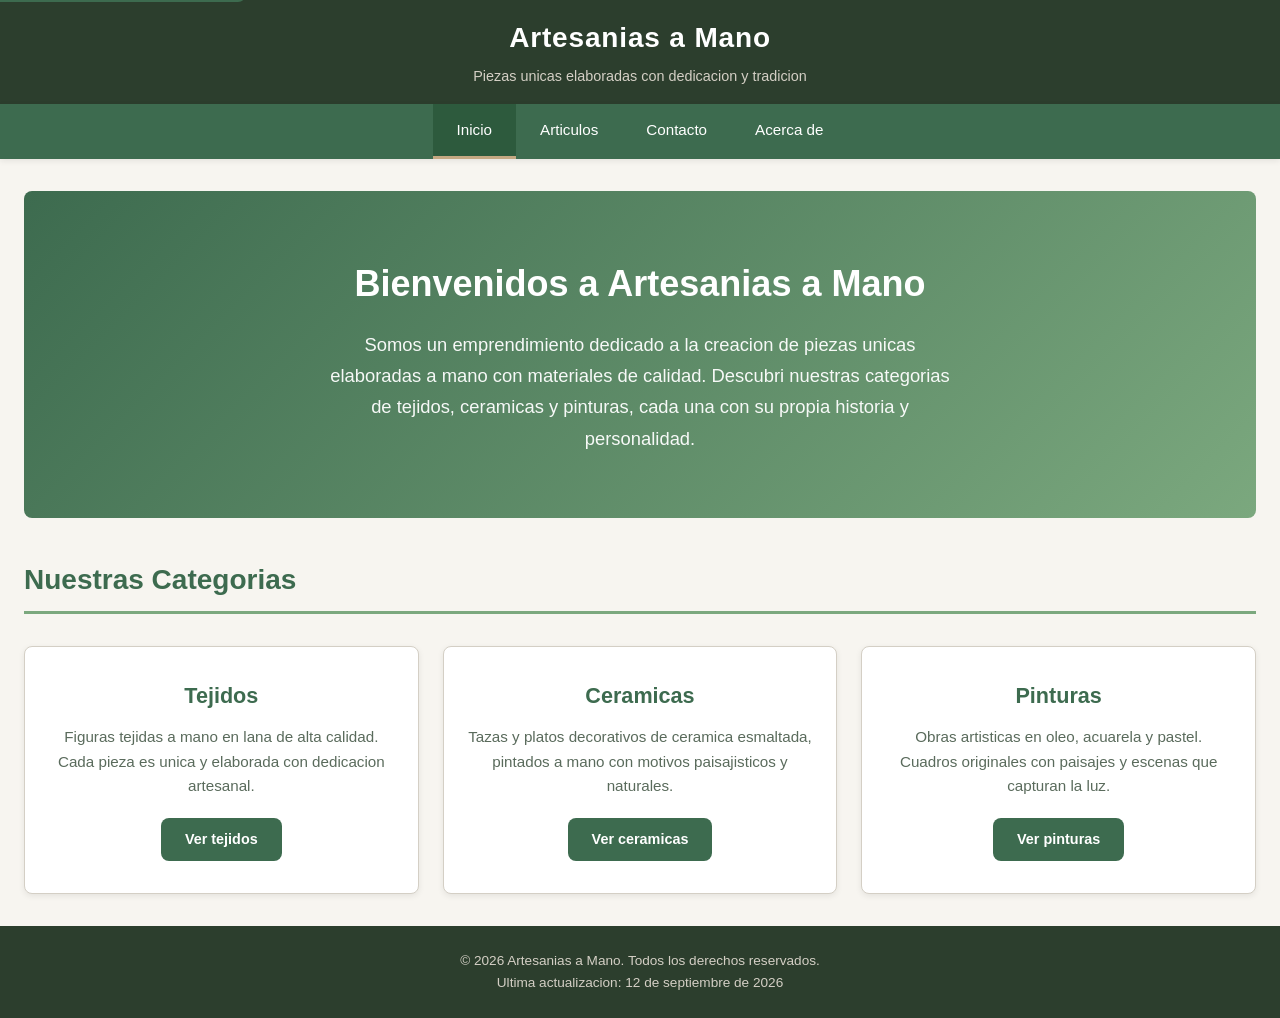
<file: ClaudeCode-MiMo-V2.5/index.html>
<!DOCTYPE html>
<html lang="es">
<head>
    <meta charset="UTF-8">
    <meta name="viewport" content="width=device-width, initial-scale=1.0">
    <meta name="description" content="Artesanias a mano - Emprendimiento de artesania artistica con tejidos, ceramicas y pinturas elaboradas artesanalmente.">
    <meta name="author" content="Javier Rodriguez">
    <meta name="keywords" content="artesanias, tejidos, ceramicas, pinturas, manualidades, hechas a mano">
    <title>Artesanias a Mano - Inicio</title>
    <link rel="stylesheet" href="estilosIA.css">
</head>
<body>
    <a href="#contenido-principal" class="skip-link">Saltar al contenido principal</a>

    <header class="site-header">
        <h1><a href="index.html">Artesanias a Mano</a></h1>
        <p>Piezas unicas elaboradas con dedicacion y tradicion</p>
    </header>

    <nav class="main-nav" aria-label="Navegacion principal">
        <ul>
            <li><a href="index.html" aria-current="page">Inicio</a></li>
            <li><a href="articulos.html">Articulos</a></li>
            <li><a href="contacto.html">Contacto</a></li>
            <li><a href="acerca.html">Acerca de</a></li>
        </ul>
    </nav>

    <main id="contenido-principal">
        <section class="hero">
            <h2>Bienvenidos a Artesanias a Mano</h2>
            <p>
                Somos un emprendimiento dedicado a la creacion de piezas unicas elaboradas
                a mano con materiales de calidad. Descubri nuestras categorias de tejidos,
                ceramicas y pinturas, cada una con su propia historia y personalidad.
            </p>
        </section>

        <section aria-labelledby="categorias-titulo">
            <h2 id="categorias-titulo" class="section-title">Nuestras Categorias</h2>

            <div class="categorias-resumen">
                <article class="categoria-card">
                    <h3>Tejidos</h3>
                    <p>
                        Figuras tejidas a mano en lana de alta calidad. Cada pieza es unica
                        y elaborada con dedicacion artesanal.
                    </p>
                    <a href="articulos.html#tejidos" class="btn btn-primary">Ver tejidos</a>
                </article>

                <article class="categoria-card">
                    <h3>Ceramicas</h3>
                    <p>
                        Tazas y platos decorativos de ceramica esmaltada, pintados a mano
                        con motivos paisajisticos y naturales.
                    </p>
                    <a href="articulos.html#ceramicas" class="btn btn-primary">Ver ceramicas</a>
                </article>

                <article class="categoria-card">
                    <h3>Pinturas</h3>
                    <p>
                        Obras artisticas en oleo, acuarela y pastel. Cuadros originales
                        con paisajes y escenas que capturan la luz.
                    </p>
                    <a href="articulos.html#pinturas" class="btn btn-primary">Ver pinturas</a>
                </article>
            </div>
        </section>
    </main>

    <footer class="site-footer">
        <p>&copy; 2026 Artesanias a Mano. Todos los derechos reservados.</p>
        <p>Ultima actualizacion: 12 de septiembre de 2026</p>
    </footer>
</body>
</html>
</file>
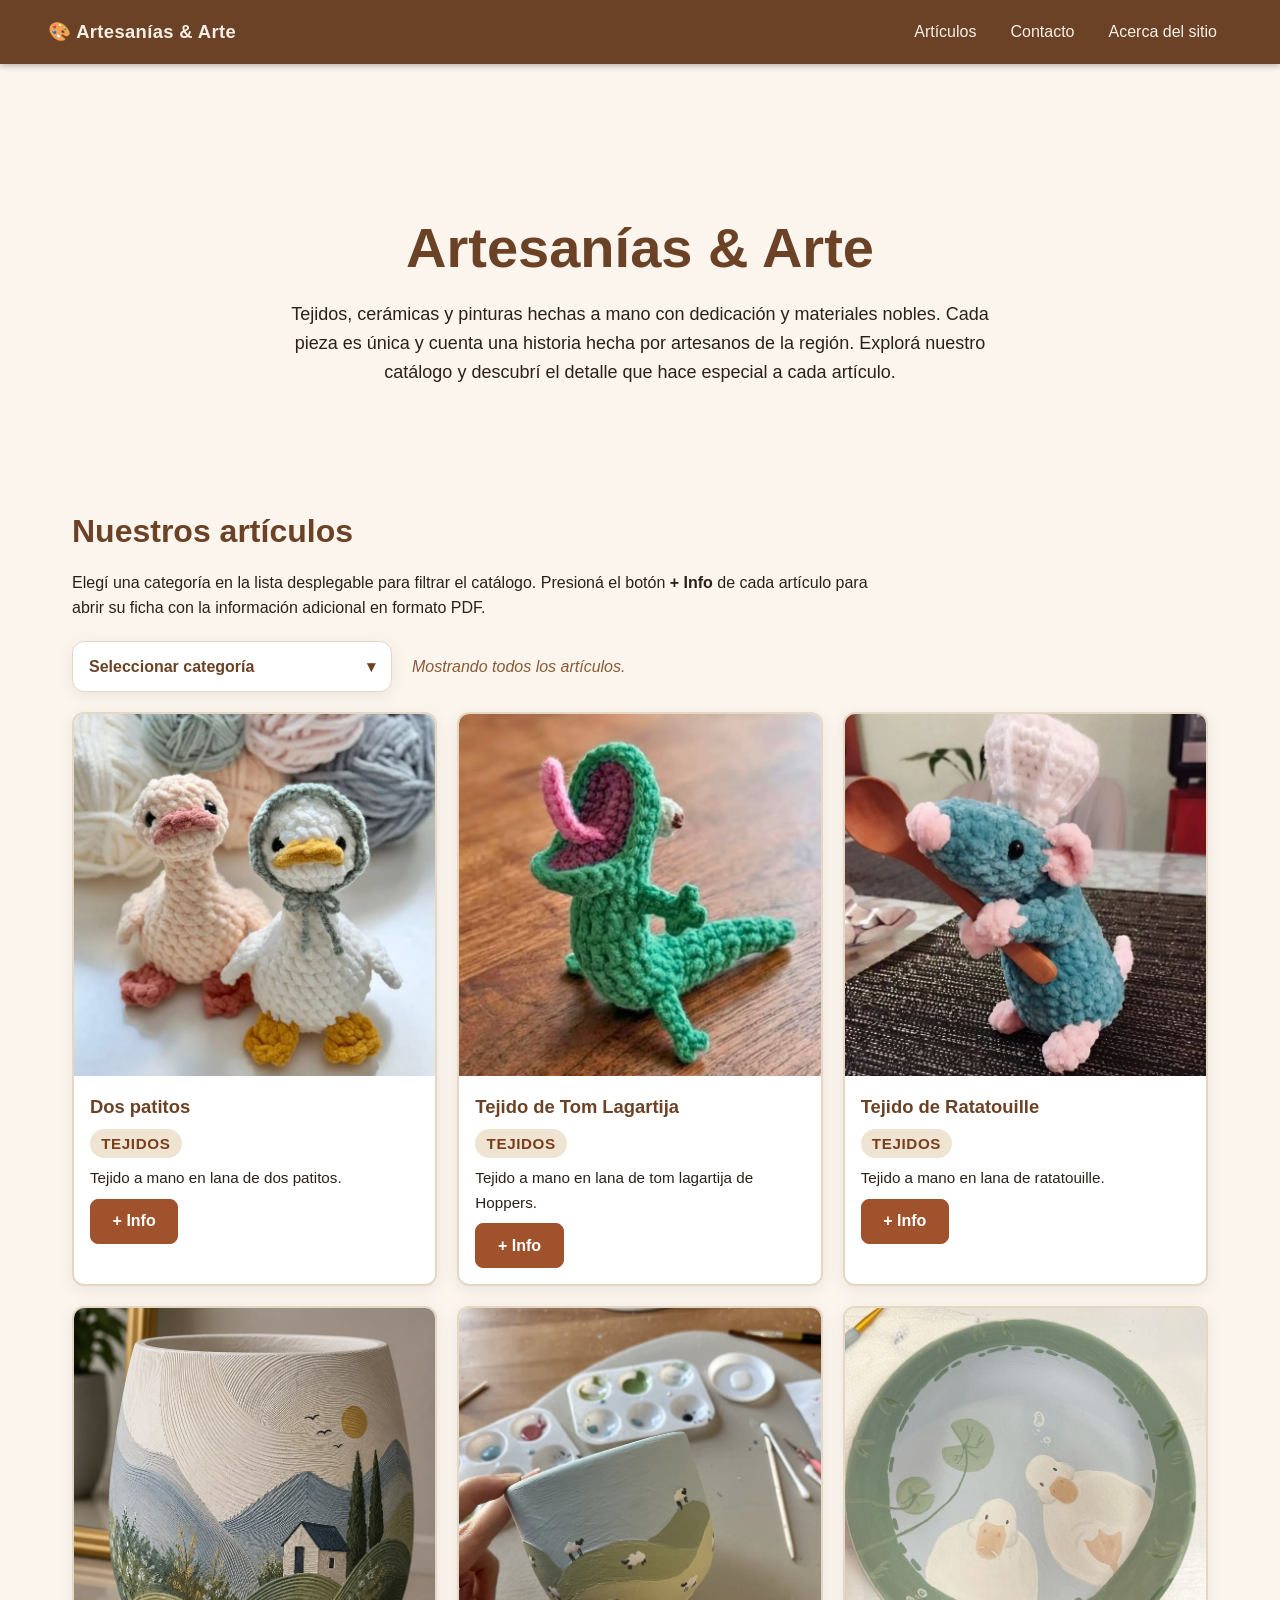
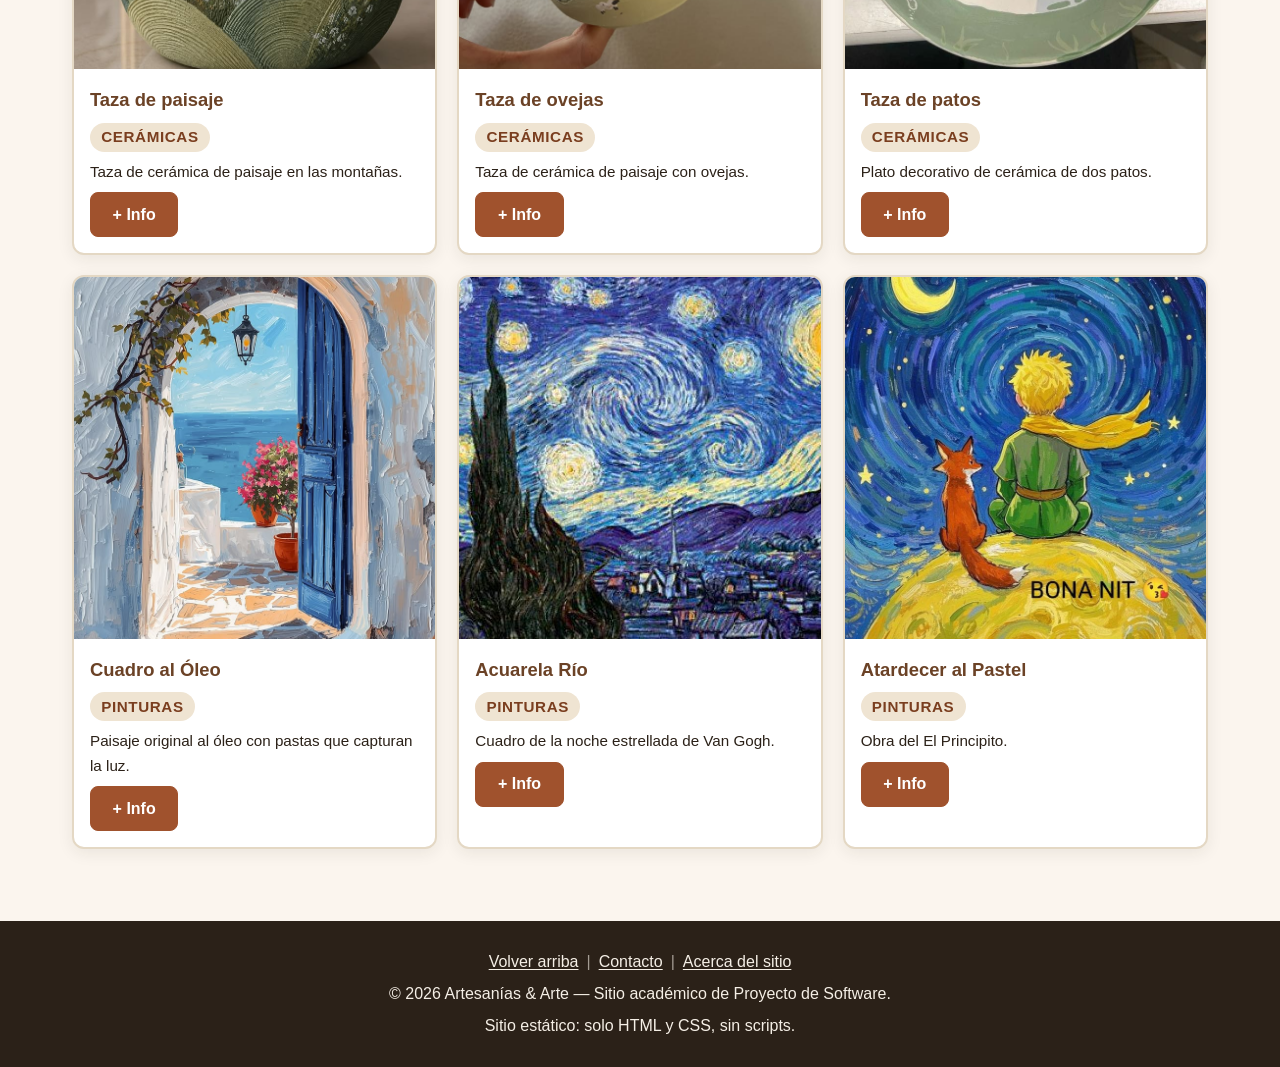
<file: Opencode-DeepSeek-V4/index.html>
<!DOCTYPE html>
<html lang="es">
<head>
  <meta charset="UTF-8">
  <meta name="viewport" content="width=device-width, initial-scale=1.0">
  <meta name="description" content="Artesanías & Arte: sitio web de difusión de artesanías hechas a mano, agrupadas en tejidos, cerámicas y pinturas. Cada artículo incluye una ficha con información adicional en PDF.">
  <meta name="author" content="Javier Rodriguez">
  <meta name="keywords" content="artesanías, tejidos, cerámica, pinturas, hechas a mano, emprendimiento">
  <meta name="robots" content="index, follow">
  <meta name="theme-color" content="#6B4226">
  <meta name="color-scheme" content="light">
  <title>Artesanías & Arte | Tejidos, cerámicas y pinturas</title>
  <link rel="stylesheet" href="estilosIA.css">
</head>
<body>

  <a class="saltar" href="#contenido">Saltar al contenido principal</a>

  <header class="cabecera">
    <p class="marca">&#127912; Artesanías &amp; Arte</p>
    <nav class="navegacion" aria-label="Navegación principal">
      <ul>
        <li><a href="#articulos" aria-current="page">Artículos</a></li>
        <li><a href="contacto.html">Contacto</a></li>
        <li><a href="acerca.html">Acerca del sitio</a></li>
      </ul>
    </nav>
  </header>

  <main id="contenido">

    <section class="portada" aria-labelledby="titulo-portada">
      <h1 id="titulo-portada">Artesanías &amp; Arte</h1>
      <p>Tejidos, cerámicas y pinturas hechas a mano con dedicación y materiales
        nobles. Cada pieza es única y cuenta una historia hecha por artesanos de la
        región. Explorá nuestro catálogo y descubrí el detalle que hace especial a
        cada artículo.</p>
    </section>

    <section id="articulos" aria-labelledby="titulo-articulos">
      <h2 id="titulo-articulos">Nuestros artículos</h2>
      <p class="intro-seccion">Elegí una categoría en la lista desplegable para filtrar
        el catálogo. Presioná el botón <strong>+ Info</strong> de cada artículo para
        abrir su ficha con la información adicional en formato PDF.</p>

      <div class="filtro">
        <div class="filtro-control">
          <details class="categorias">
            <summary>Seleccionar categoría <span class="flecha" aria-hidden="true">&#9662;</span></summary>
            <div class="opciones" role="group" aria-labelledby="etiqueta-categorias">
              <p class="sr-only" id="etiqueta-categorias">Categorías de artículos disponibles</p>
              <label class="opcion" for="cat-todas"><span>Todas las categorías</span></label>
              <label class="opcion" for="cat-tejidos"><span>Solo tejidos</span></label>
              <label class="opcion" for="cat-ceramicas"><span>Solo cerámicas</span></label>
              <label class="opcion" for="cat-pinturas"><span>Solo pinturas</span></label>
            </div>
          </details>

          <input type="radio" id="cat-todas" name="categoria" value="todas" checked class="sr-only" aria-label="Todas las categorías">
          <input type="radio" id="cat-tejidos" name="categoria" value="tejidos" class="sr-only" aria-label="Solo tejidos">
          <input type="radio" id="cat-ceramicas" name="categoria" value="ceramicas" class="sr-only" aria-label="Solo cerámicas">
          <input type="radio" id="cat-pinturas" name="categoria" value="pinturas" class="sr-only" aria-label="Solo pinturas">

          <p class="estado-filtro">Mostrando todos los artículos.</p>
        </div>

        <div class="catalogo">

          <article class="tarjeta" data-cat="tejidos">
            <figure>
              <img src="articulos/tejidos/tejido1.png"
                   alt="Fotografía de tejido en lana de dos patitos."
                   loading="lazy">
            </figure>
            <div class="tarjeta-cuerpo">
              <h3>Dos patitos</h3>
              <p class="categoria-tag">Tejidos</p>
              <p>Tejido a mano en lana de dos patitos.</p>
              <a class="boton" href="articulos/tejidos/tejido1.pdf" target="_blank" rel="noopener">
                + Info <span class="sr-only">sobre el tejido de dos patitos (PDF)</span>
              </a>
            </div>
          </article>

          <article class="tarjeta" data-cat="tejidos">
            <figure>
              <img src="articulos/tejidos/tejido2.png"
                   alt="Fotografía del tejido de tom lagartija."
                   loading="lazy">
            </figure>
            <div class="tarjeta-cuerpo">
              <h3>Tejido de Tom Lagartija</h3>
              <p class="categoria-tag">Tejidos</p>
              <p>Tejido a mano en lana de tom lagartija de Hoppers.</p>
              <a class="boton" href="articulos/tejidos/tejido2.pdf" target="_blank" rel="noopener">
                + Info <span class="sr-only">sobre el Tejido de Tom Lagartija (PDF)</span>
              </a>
            </div>
          </article>

          <article class="tarjeta" data-cat="tejidos">
            <figure>
              <img src="articulos/tejidos/tejido3.png"
                   alt="Fotografía de la figura de la película de ratatouille."
                   loading="lazy">
            </figure>
            <div class="tarjeta-cuerpo">
              <h3>Tejido de Ratatouille</h3>
              <p class="categoria-tag">Tejidos</p>
              <p>Tejido a mano en lana de ratatouille.</p>
              <a class="boton" href="articulos/tejidos/tejido3.pdf" target="_blank" rel="noopener">
                + Info <span class="sr-only">sobre el tejido de ratatouille (PDF)</span>
              </a>
            </div>
          </article>

          <article class="tarjeta" data-cat="ceramicas">
            <figure>
              <img src="articulos/ceramicas/ceramica1.png"
                   alt="Fotografía de taza de paisaje en las montañas."
                   loading="lazy">
            </figure>
            <div class="tarjeta-cuerpo">
              <h3>Taza de paisaje</h3>
              <p class="categoria-tag">Cerámicas</p>
              <p>Taza de cerámica de paisaje en las montañas.</p>
              <a class="boton" href="articulos/ceramicas/ceramica1.pdf" target="_blank" rel="noopener">
                + Info <span class="sr-only">sobre la Taza de paisaje (PDF)</span>
              </a>
            </div>
          </article>

          <article class="tarjeta" data-cat="ceramicas">
            <figure>
              <img src="articulos/ceramicas/ceramica2.png"
                   alt="Fotografía de taza de ovejas."
                   loading="lazy">
            </figure>
            <div class="tarjeta-cuerpo">
              <h3>Taza de ovejas</h3>
              <p class="categoria-tag">Cerámicas</p>
              <p>Taza de cerámica de paisaje con ovejas.</p>
              <a class="boton" href="articulos/ceramicas/ceramica2.pdf" target="_blank" rel="noopener">
                + Info <span class="sr-only">sobre la taza de ceramica (PDF)</span>
              </a>
            </div>
          </article>

          <article class="tarjeta" data-cat="ceramicas">
            <figure>
              <img src="articulos/ceramicas/ceramica3.png"
                   alt="Plato decorativo de cerámica de dos patos."
                   loading="lazy">
            </figure>
            <div class="tarjeta-cuerpo">
              <h3>Taza de patos</h3>
              <p class="categoria-tag">Cerámicas</p>
              <p>Plato decorativo de cerámica de dos patos.</p>
              <a class="boton" href="articulos/ceramicas/ceramica3.pdf" target="_blank" rel="noopener">
                + Info <span class="sr-only">Plato de cerámica de dos patos (PDF)</span>
              </a>
            </div>
          </article>

          <article class="tarjeta" data-cat="pinturas">
            <figure>
              <img src="articulos/pinturas/pintura1.png"
                   alt="Fotografía del cuadro al óleo que representa la puerta de una oportunidad."
                   loading="lazy">
            </figure>
            <div class="tarjeta-cuerpo">
              <h3>Cuadro al Óleo</h3>
              <p class="categoria-tag">Pinturas</p>
              <p>Paisaje original al óleo con pastas que capturan la luz.</p>
              <a class="boton" href="articulos/pinturas/pintura1.pdf" target="_blank" rel="noopener">
                + Info <span class="sr-only">sobre el cuadro al oleo (PDF)</span>
              </a>
            </div>
          </article>

          <article class="tarjeta" data-cat="pinturas">
            <figure>
              <img src="articulos/pinturas/pintura2.png"
                   alt="Fotografia de la noche estrellada de Van Gogh."
                   loading="lazy">
            </figure>
            <div class="tarjeta-cuerpo">
              <h3>Acuarela Río</h3>
              <p class="categoria-tag">Pinturas</p>
              <p>Cuadro de la noche estrellada de Van Gogh.</p>
              <a class="boton" href="articulos/pinturas/pintura2.pdf" target="_blank" rel="noopener">
                + Info <span class="sr-only">sobre La noche estrellada (PDF)</span>
              </a>
            </div>
          </article>

          <article class="tarjeta" data-cat="pinturas">
            <figure>
              <img src="articulos/pinturas/pintura3.png"
                   alt="Fotografía del cuadro del El Principito, con colores pastel y un cielo estrellado."
                   loading="lazy">
            </figure>
            <div class="tarjeta-cuerpo">
              <h3>Atardecer al Pastel</h3>
              <p class="categoria-tag">Pinturas</p>
              <p>Obra del El Principito.</p>
              <a class="boton" href="articulos/pinturas/pintura3.pdf" target="_blank" rel="noopener">
                + Info <span class="sr-only">sobre El Principito (PDF)</span>
              </a>
            </div>
          </article>

        </div>
      </div>
    </section>

  </main>

  <footer class="pie">
    <nav class="pie-navegacion" aria-label="Enlaces del pie de página">
      <a href="#contenido">Volver arriba</a>
      <span aria-hidden="true">|</span>
      <a href="contacto.html">Contacto</a>
      <span aria-hidden="true">|</span>
      <a href="acerca.html">Acerca del sitio</a>
    </nav>
    <p>&copy; 2026 Artesanías &amp; Arte — Sitio académico de Proyecto de Software.</p>
    <p>Sitio estático: solo HTML y CSS, sin scripts.</p>
  </footer>

</body>
</html>
</file>
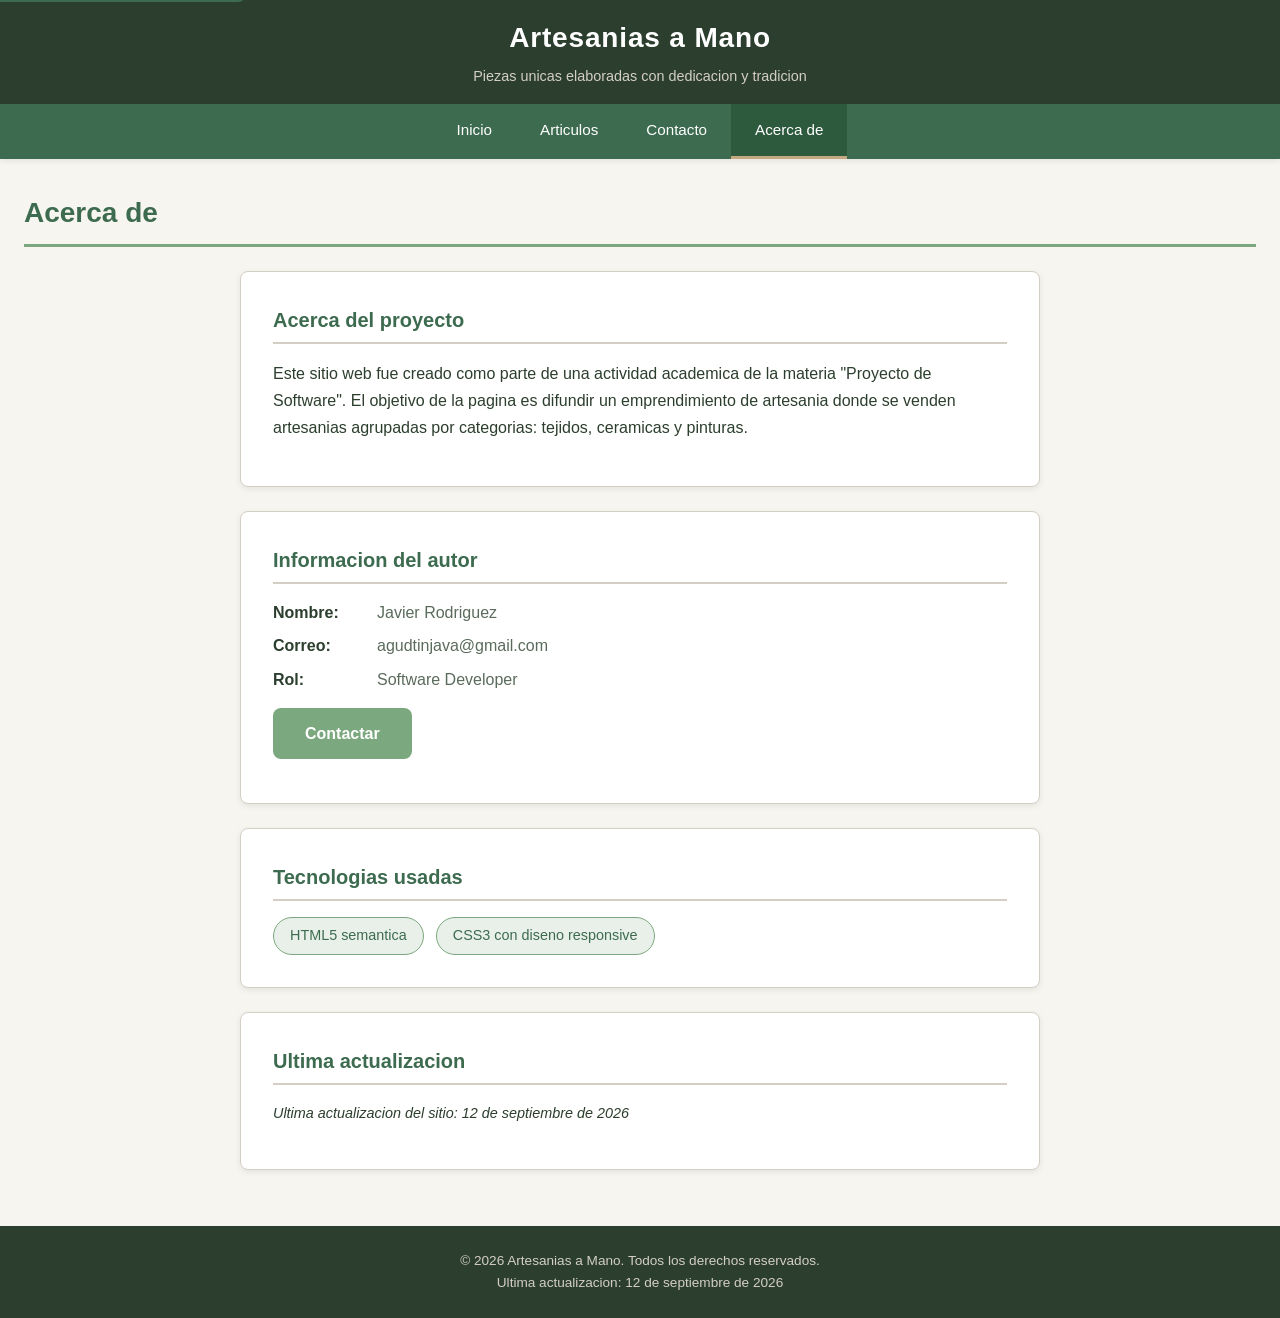
<file: ClaudeCode-MiMo-V2.5/acerca.html>
<!DOCTYPE html>
<html lang="es">
<head>
    <meta charset="UTF-8">
    <meta name="viewport" content="width=device-width, initial-scale=1.0">
    <meta name="description" content="Acerca del proyecto Artesanias a Mano, informacion del autor y tecnologias utilizadas en la creacion de este sitio web.">
    <meta name="author" content="Javier Rodriguez">
    <meta name="keywords" content="acerca de, autor, proyecto, tecnologias, HTML5, CSS3, artesanias">
    <title>Artesanias a Mano - Acerca de</title>
    <link rel="stylesheet" href="estilosIA.css">
</head>
<body>
    <a href="#contenido-principal" class="skip-link">Saltar al contenido principal</a>

    <header class="site-header">
        <h1><a href="index.html">Artesanias a Mano</a></h1>
        <p>Piezas unicas elaboradas con dedicacion y tradicion</p>
    </header>

    <nav class="main-nav" aria-label="Navegacion principal">
        <ul>
            <li><a href="index.html">Inicio</a></li>
            <li><a href="articulos.html">Articulos</a></li>
            <li><a href="contacto.html">Contacto</a></li>
            <li><a href="acerca.html" aria-current="page">Acerca de</a></li>
        </ul>
    </nav>

    <main id="contenido-principal">
        <h2 class="section-title">Acerca de</h2>

        <div class="acerca-container">
            <section class="acerca-section" aria-labelledby="proyecto-titulo">
                <h3 id="proyecto-titulo">Acerca del proyecto</h3>
                <p>
                    Este sitio web fue creado como parte de una actividad academica de la materia
                    "Proyecto de Software". El objetivo de la pagina es difundir un emprendimiento
                    de artesania donde se venden artesanias agrupadas por categorias: tejidos,
                    ceramicas y pinturas.
                </p>
            </section>

            <section class="acerca-section" aria-labelledby="autor-titulo">
                <h3 id="autor-titulo">Informacion del autor</h3>
                <div class="autor-info">
                    <div class="info-item">
                        <span class="info-label">Nombre:</span>
                        <span class="info-value">Javier Rodriguez</span>
                    </div>
                    <div class="info-item">
                        <span class="info-label">Correo:</span>
                        <span class="info-value">agudtinjava@gmail.com</span>
                    </div>
                    <div class="info-item">
                        <span class="info-label">Rol:</span>
                        <span class="info-value">Software Developer</span>
                    </div>
                </div>
                <p style="margin-top: 1rem;">
                    <a href="contacto.html" class="btn btn-contact">Contactar</a>
                </p>
            </section>

            <section class="acerca-section" aria-labelledby="tecnologias-titulo">
                <h3 id="tecnologias-titulo">Tecnologias usadas</h3>
                <ul class="tecnologias-lista">
                    <li>HTML5 semantica</li>
                    <li>CSS3 con diseno responsive</li>
                </ul>
            </section>

            <section class="acerca-section" aria-labelledby="actualizacion-titulo">
                <h3 id="actualizacion-titulo">Ultima actualizacion</h3>
                <p class="fecha-actualizacion">
                    Ultima actualizacion del sitio: 12 de septiembre de 2026
                </p>
            </section>
        </div>
    </main>

    <footer class="site-footer">
        <p>&copy; 2026 Artesanias a Mano. Todos los derechos reservados.</p>
        <p>Ultima actualizacion: 12 de septiembre de 2026</p>
    </footer>
</body>
</html>
</file>
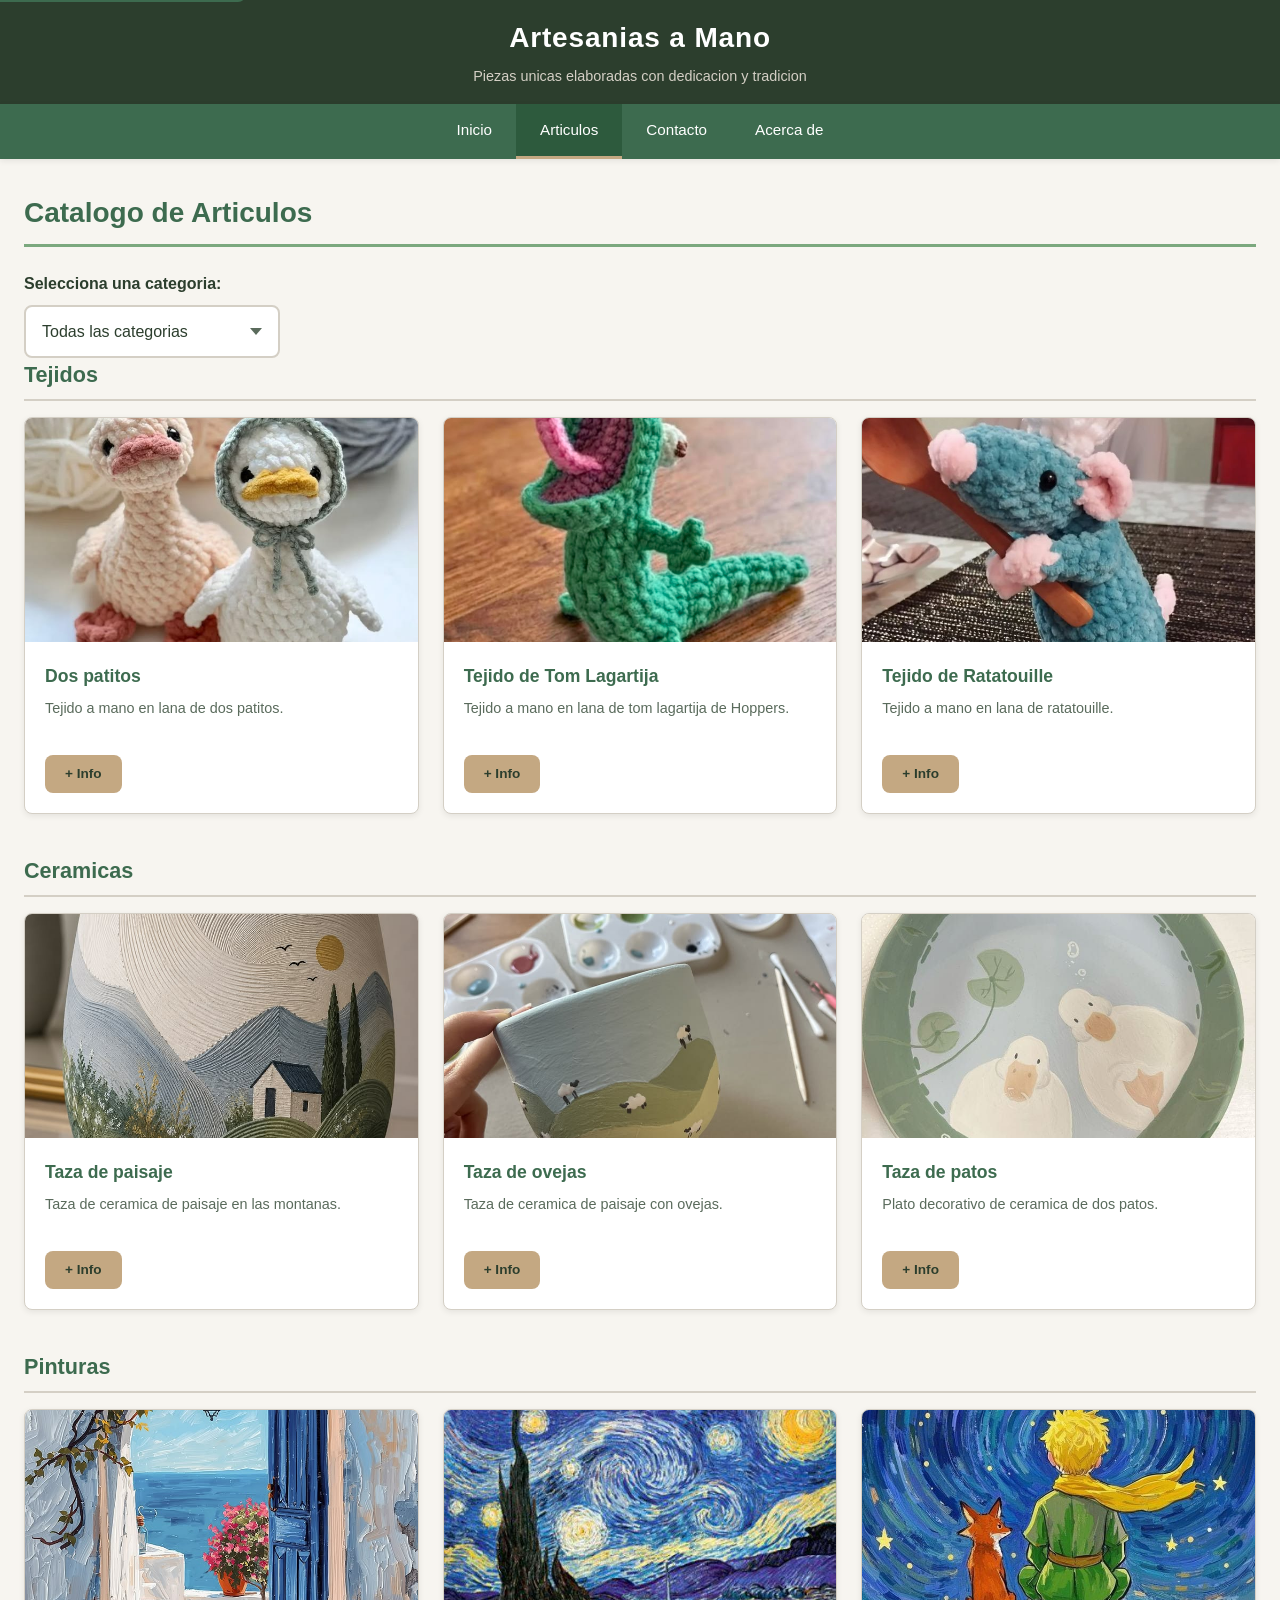
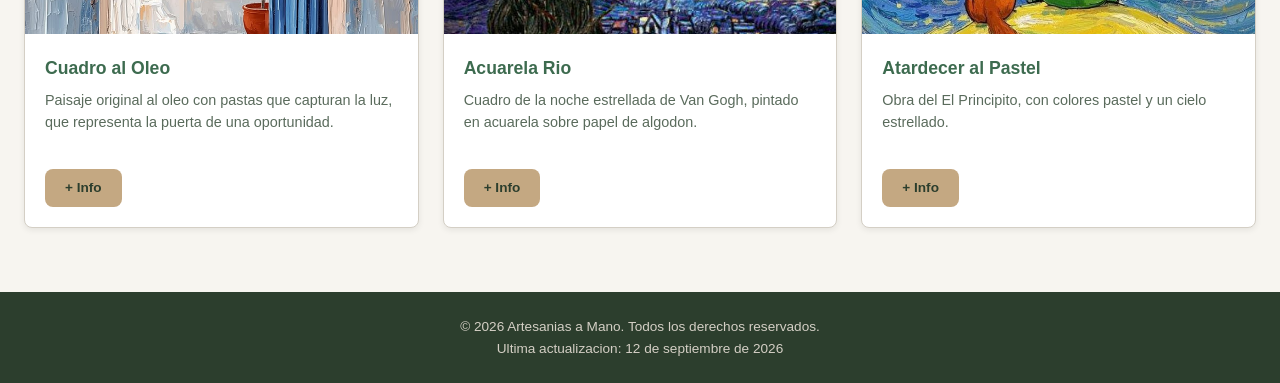
<file: ClaudeCode-MiMo-V2.5/articulos.html>
<!DOCTYPE html>
<html lang="es">
<head>
    <meta charset="UTF-8">
    <meta name="viewport" content="width=device-width, initial-scale=1.0">
    <meta name="description" content="Catalogo de artesanias a mano: tejidos, ceramicas y pinturas. Explora nuestras piezas unicas elaboradas artesanalmente.">
    <meta name="author" content="Javier Rodriguez">
    <meta name="keywords" content="artesanias, tejidos, ceramicas, pinturas, catalogo, hechas a mano">
    <title>Artesanias a Mano - Articulos</title>
    <link rel="stylesheet" href="estilosIA.css">
</head>
<body>
    <a href="#contenido-principal" class="skip-link">Saltar al contenido principal</a>

    <header class="site-header">
        <h1><a href="index.html">Artesanias a Mano</a></h1>
        <p>Piezas unicas elaboradas con dedicacion y tradicion</p>
    </header>

    <nav class="main-nav" aria-label="Navegacion principal">
        <ul>
            <li><a href="index.html">Inicio</a></li>
            <li><a href="articulos.html" aria-current="page">Articulos</a></li>
            <li><a href="contacto.html">Contacto</a></li>
            <li><a href="acerca.html">Acerca de</a></li>
        </ul>
    </nav>

    <main id="contenido-principal">
        <h2 class="section-title">Catalogo de Articulos</h2>

        <!-- Radio buttons ocultos para el filtrado CSS puro -->
        <section class="filtros-categorias" aria-label="Filtrar por categoria">
            <span class="dropdown-label" id="label-categoria">Selecciona una categoria:</span>

            <input type="radio" name="categoria" id="cat-todas" checked>
            <input type="radio" name="categoria" id="cat-tejidos">
            <input type="radio" name="categoria" id="cat-ceramicas">
            <input type="radio" name="categoria" id="cat-pinturas">

            <div class="dropdown-select" role="radiogroup" aria-labelledby="label-categoria">
                <span class="dropdown-btn" aria-hidden="true">Todas las categorias</span>
                <div class="dropdown-options" role="listbox">
                    <label for="cat-todas"  tabindex="0">Todas las categorias</label>
                    <label for="cat-tejidos"  tabindex="0">Tejidos</label>
                    <label for="cat-ceramicas"  tabindex="0">Ceramicas</label>
                    <label for="cat-pinturas"  tabindex="0">Pinturas</label>
                </div>
            </div>

            <!-- Galeria de articulos -->
            <div class="galeria-articulos">

                <!-- TEJIDOS -->
                <section class="categoria-seccion cat-tejidos" aria-labelledby="titulo-tejidos">
                    <h3 id="titulo-tejidos">Tejidos</h3>
                    <div class="articulos-grid">
                        <article class="articulo-card">
                            <img src="articulos/tejidos/tejido1.png"
                                 alt="Tejido a mano de dos patitos en lana suave, color amarillo y blanco, de aproximadamente 12 centimetros de alto."
                                 class="card-img"
                                 loading="lazy">
                            <div class="card-body">
                                <h4>Dos patitos</h4>
                                <p class="card-desc">Tejido a mano en lana de dos patitos.</p>
                            </div>
                            <div class="card-footer">
                                <a href="articulos/tejidos/tejido1.pdf" target="_blank" rel="noopener noreferrer" class="btn-info">+ Info</a>
                            </div>
                        </article>

                        <article class="articulo-card">
                            <img src="articulos/tejidos/tejido2.png"
                                 alt="Tejido a mano de Tom Lagartija en lana de algodon, de aproximadamente 20 centimetros de largo."
                                 class="card-img"
                                 loading="lazy">
                            <div class="card-body">
                                <h4>Tejido de Tom Lagartija</h4>
                                <p class="card-desc">Tejido a mano en lana de tom lagartija de Hoppers.</p>
                            </div>
                            <div class="card-footer">
                                <a href="articulos/tejidos/tejido2.pdf" target="_blank" rel="noopener noreferrer" class="btn-info">+ Info</a>
                            </div>
                        </article>

                        <article class="articulo-card">
                            <img src="articulos/tejidos/tejido3.png"
                                 alt="Tejido a mano de Ratatouille en lana acrilica, de aproximadamente 15 centimetros de alto."
                                 class="card-img"
                                 loading="lazy">
                            <div class="card-body">
                                <h4>Tejido de Ratatouille</h4>
                                <p class="card-desc">Tejido a mano en lana de ratatouille.</p>
                            </div>
                            <div class="card-footer">
                                <a href="articulos/tejidos/tejido3.pdf" target="_blank" rel="noopener noreferrer" class="btn-info">+ Info</a>
                            </div>
                        </article>
                    </div>
                </section>

                <!-- CERAMICAS -->
                <section class="categoria-seccion cat-ceramicas" aria-labelledby="titulo-ceramicas">
                    <h3 id="titulo-ceramicas">Ceramicas</h3>
                    <div class="articulos-grid">
                        <article class="articulo-card">
                            <img src="articulos/ceramicas/ceramica1.png"
                                 alt="Taza de ceramica con motivos de paisaje de montanas, esmaltada con colores verdes y marrones, capacidad de 250 mililitros."
                                 class="card-img"
                                 loading="lazy">
                            <div class="card-body">
                                <h4>Taza de paisaje</h4>
                                <p class="card-desc">Taza de ceramica de paisaje en las montanas.</p>
                            </div>
                            <div class="card-footer">
                                <a href="articulos/ceramicas/ceramica1.pdf" target="_blank" rel="noopener noreferrer" class="btn-info">+ Info</a>
                            </div>
                        </article>

                        <article class="articulo-card">
                            <img src="articulos/ceramicas/ceramica2.png"
                                 alt="Taza de ceramica con decoracion de ovejas en un paisaje, esmaltada y pintada a mano, capacidad de 250 mililitros."
                                 class="card-img"
                                 loading="lazy">
                            <div class="card-body">
                                <h4>Taza de ovejas</h4>
                                <p class="card-desc">Taza de ceramica de paisaje con ovejas.</p>
                            </div>
                            <div class="card-footer">
                                <a href="articulos/ceramicas/ceramica2.pdf" target="_blank" rel="noopener noreferrer" class="btn-info">+ Info</a>
                            </div>
                        </article>

                        <article class="articulo-card">
                            <img src="articulos/ceramicas/ceramica3.png"
                                 alt="Plato decorativo de ceramica con motivos de dos patos, esmaltado en color blanco con detalles pintados a mano, diametro de 20 centimetros."
                                 class="card-img"
                                 loading="lazy">
                            <div class="card-body">
                                <h4>Taza de patos</h4>
                                <p class="card-desc">Plato decorativo de ceramica de dos patos.</p>
                            </div>
                            <div class="card-footer">
                                <a href="articulos/ceramicas/ceramica3.pdf" target="_blank" rel="noopener noreferrer" class="btn-info">+ Info</a>
                            </div>
                        </article>
                    </div>
                </section>

                <!-- PINTURAS -->
                <section class="categoria-seccion cat-pinturas" aria-labelledby="titulo-pinturas">
                    <h3 id="titulo-pinturas">Pinturas</h3>
                    <div class="articulos-grid">
                        <article class="articulo-card">
                            <img src="articulos/pinturas/pintura1.png"
                                 alt="Cuadro al oleo de un paisaje con una puerta que representa una oportunidad, pintado con pastas que capturan la luz, sobre lienzo de algodon de 60 por 80 centimetros."
                                 class="card-img"
                                 loading="lazy">
                            <div class="card-body">
                                <h4>Cuadro al Oleo</h4>
                                <p class="card-desc">Paisaje original al oleo con pastas que capturan la luz, que representa la puerta de una oportunidad.</p>
                            </div>
                            <div class="card-footer">
                                <a href="articulos/pinturas/pintura1.pdf" target="_blank" rel="noopener noreferrer" class="btn-info">+ Info</a>
                            </div>
                        </article>

                        <article class="articulo-card">
                            <img src="articulos/pinturas/pintura2.png"
                                 alt="Cuadro de la noche estrellada de Van Gogh pintado en acuarela sobre papel de algodon, de 30 por 40 centimetros."
                                 class="card-img"
                                 loading="lazy">
                            <div class="card-body">
                                <h4>Acuarela Rio</h4>
                                <p class="card-desc">Cuadro de la noche estrellada de Van Gogh, pintado en acuarela sobre papel de algodon.</p>
                            </div>
                            <div class="card-footer">
                                <a href="articulos/pinturas/pintura2.pdf" target="_blank" rel="noopener noreferrer" class="btn-info">+ Info</a>
                            </div>
                        </article>

                        <article class="articulo-card">
                            <img src="articulos/pinturas/pintura3.png"
                                 alt="Obra de El Principito pintada en pastel seco con colores pastel y un cielo estrellado, sobre papel texturizado de 45 por 60 centimetros."
                                 class="card-img"
                                 loading="lazy">
                            <div class="card-body">
                                <h4>Atardecer al Pastel</h4>
                                <p class="card-desc">Obra del El Principito, con colores pastel y un cielo estrellado.</p>
                            </div>
                            <div class="card-footer">
                                <a href="articulos/pinturas/pintura3.pdf" target="_blank" rel="noopener noreferrer" class="btn-info">+ Info</a>
                            </div>
                        </article>
                    </div>
                </section>

            </div>
        </section>
    </main>

    <footer class="site-footer">
        <p>&copy; 2026 Artesanias a Mano. Todos los derechos reservados.</p>
        <p>Ultima actualizacion: 12 de septiembre de 2026</p>
    </footer>
</body>
</html>
</file>
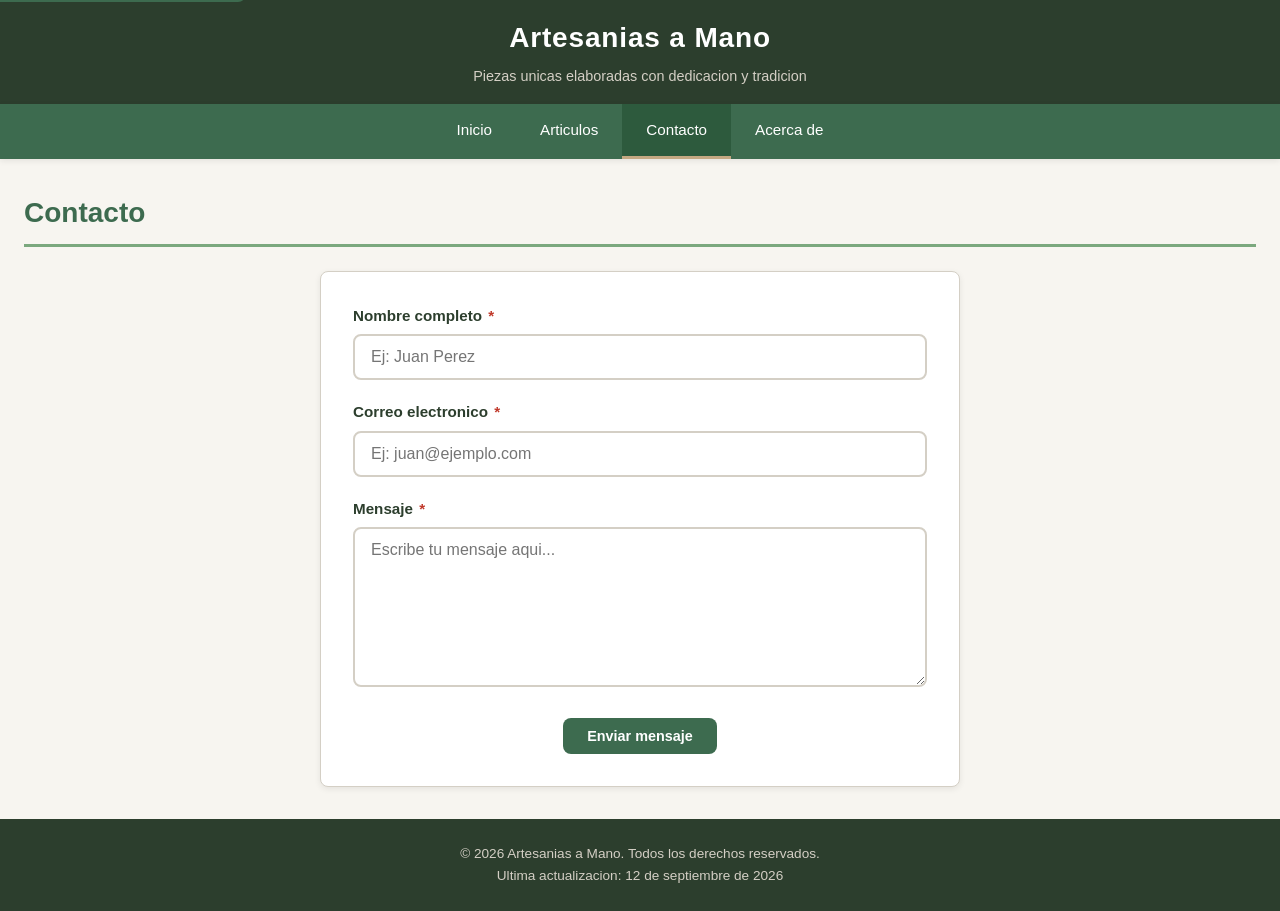
<file: ClaudeCode-MiMo-V2.5/contacto.html>
<!DOCTYPE html>
<html lang="es">
<head>
    <meta charset="UTF-8">
    <meta name="viewport" content="width=device-width, initial-scale=1.0">
    <meta name="description" content="Contactanos para consultar sobre nuestras artesanias a mano. Formulario de contacto para consultas, pedidos y mas informacion.">
    <meta name="author" content="Javier Rodriguez">
    <meta name="keywords" content="contacto, consulta, pedidos, artesanias, mensaje">
    <title>Artesanias a Mano - Contacto</title>
    <link rel="stylesheet" href="estilosIA.css">
</head>
<body>
    <a href="#contenido-principal" class="skip-link">Saltar al contenido principal</a>

    <header class="site-header">
        <h1><a href="index.html">Artesanias a Mano</a></h1>
        <p>Piezas unicas elaboradas con dedicacion y tradicion</p>
    </header>

    <nav class="main-nav" aria-label="Navegacion principal">
        <ul>
            <li><a href="index.html">Inicio</a></li>
            <li><a href="articulos.html">Articulos</a></li>
            <li><a href="contacto.html" aria-current="page">Contacto</a></li>
            <li><a href="acerca.html">Acerca de</a></li>
        </ul>
    </nav>

    <main id="contenido-principal">
        <h2 class="section-title">Contacto</h2>

        <form class="formulario-contacto" action="#" method="post" novalidate>
            <div class="form-group">
                <label for="nombre">Nombre completo <span class="required" aria-hidden="true">*</span><span class="sr-only">(requerido)</span></label>
                <input type="text"
                       id="nombre"
                       name="nombre"
                       placeholder="Ej: Juan Perez"
                       required
                       autocomplete="name">
            </div>

            <div class="form-group">
                <label for="correo">Correo electronico <span class="required" aria-hidden="true">*</span><span class="sr-only">(requerido)</span></label>
                <input type="email"
                       id="correo"
                       name="correo"
                       placeholder="Ej: juan@ejemplo.com"
                       required
                       autocomplete="email">
            </div>

            <div class="form-group">
                <label for="mensaje">Mensaje <span class="required" aria-hidden="true">*</span><span class="sr-only">(requerido)</span></label>
                <textarea id="mensaje"
                          name="mensaje"
                          placeholder="Escribe tu mensaje aqui..."
                          required></textarea>
            </div>

            <div class="form-actions">
                <button type="submit" class="btn btn-primary">Enviar mensaje</button>
            </div>
        </form>
    </main>

    <footer class="site-footer">
        <p>&copy; 2026 Artesanias a Mano. Todos los derechos reservados.</p>
        <p>Ultima actualizacion: 12 de septiembre de 2026</p>
    </footer>
</body>
</html>
</file>
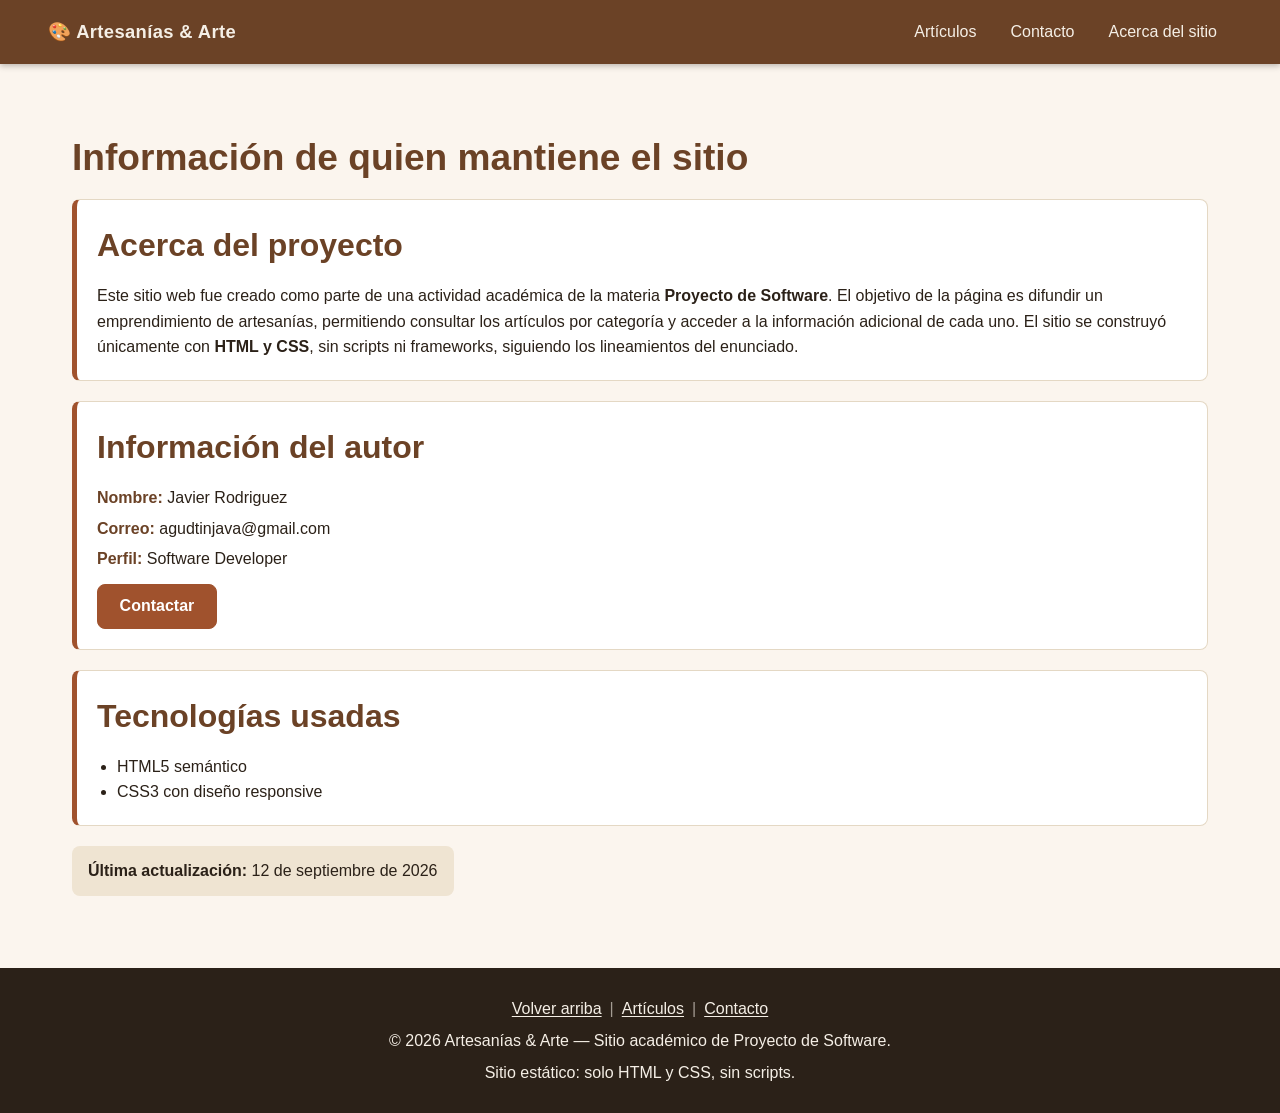
<file: Opencode-DeepSeek-V4/acerca.html>
<!DOCTYPE html>
<html lang="es">
<head>
  <meta charset="UTF-8">
  <meta name="viewport" content="width=device-width, initial-scale=1.0">
  <meta name="description" content="Información de quien mantiene el sitio Artesanías & Arte: proyecto académico de Proyecto de Software, autor, tecnologías usadas y fecha de última actualización.">
  <meta name="author" content="Javier Rodriguez">
  <meta name="keywords" content="artesanías, proyecto de software, HTML5, CSS3, Javier Rodriguez, emprendimiento">
  <meta name="robots" content="index, follow">
  <meta name="theme-color" content="#6B4226">
  <meta name="color-scheme" content="light">
  <title>Acerca del sitio | Artesanías &amp; Arte</title>
  <link rel="stylesheet" href="estilosIA.css">
</head>
<body>

  <a class="saltar" href="#contenido">Saltar al contenido principal</a>

  <header class="cabecera">
    <p class="marca">&#127912; Artesanías &amp; Arte</p>
    <nav class="navegacion" aria-label="Navegación principal">
      <ul>
        <li><a href="index.html#articulos">Artículos</a></li>
        <li><a href="contacto.html">Contacto</a></li>
        <li><a href="acerca.html" aria-current="page">Acerca del sitio</a></li>
      </ul>
    </nav>
  </header>

  <main id="contenido">

    <section id="acerca-de" aria-labelledby="titulo-acerca">
      <h1 id="titulo-acerca">Información de quien mantiene el sitio</h1>

      <article class="bloque-acerca">
        <h2>Acerca del proyecto</h2>
        <p>Este sitio web fue creado como parte de una actividad académica de la
          materia <strong>Proyecto de Software</strong>. El objetivo de la página es
          difundir un emprendimiento de artesanías, permitiendo consultar los
          artículos por categoría y acceder a la información adicional de cada uno.
          El sitio se construyó únicamente con <strong>HTML y CSS</strong>, sin
          scripts ni frameworks, siguiendo los lineamientos del enunciado.</p>
      </article>

      <article class="bloque-acerca">
        <h2>Información del autor</h2>
        <ul class="datos-autor">
          <li><span>Nombre:</span> Javier Rodriguez</li>
          <li><span>Correo:</span> agudtinjava@gmail.com</li>
          <li><span>Perfil:</span> Software Developer</li>
        </ul>
        <p><a class="boton" href="contacto.html">Contactar</a></p>
      </article>

      <article class="bloque-acerca">
        <h2>Tecnologías usadas</h2>
        <ul class="lista-tecnologias">
          <li>HTML5 semántico</li>
          <li>CSS3 con diseño responsive</li>
        </ul>
      </article>

      <p class="ultima-actualizacion"><strong>Última actualización:</strong>
        12 de septiembre de 2026</p>
    </section>

  </main>

  <footer class="pie">
    <nav class="pie-navegacion" aria-label="Enlaces del pie de página">
      <a href="#contenido">Volver arriba</a>
      <span aria-hidden="true">|</span>
      <a href="index.html#articulos">Artículos</a>
      <span aria-hidden="true">|</span>
      <a href="contacto.html">Contacto</a>
    </nav>
    <p>&copy; 2026 Artesanías &amp; Arte — Sitio académico de Proyecto de Software.</p>
    <p>Sitio estático: solo HTML y CSS, sin scripts.</p>
  </footer>

</body>
</html>
</file>
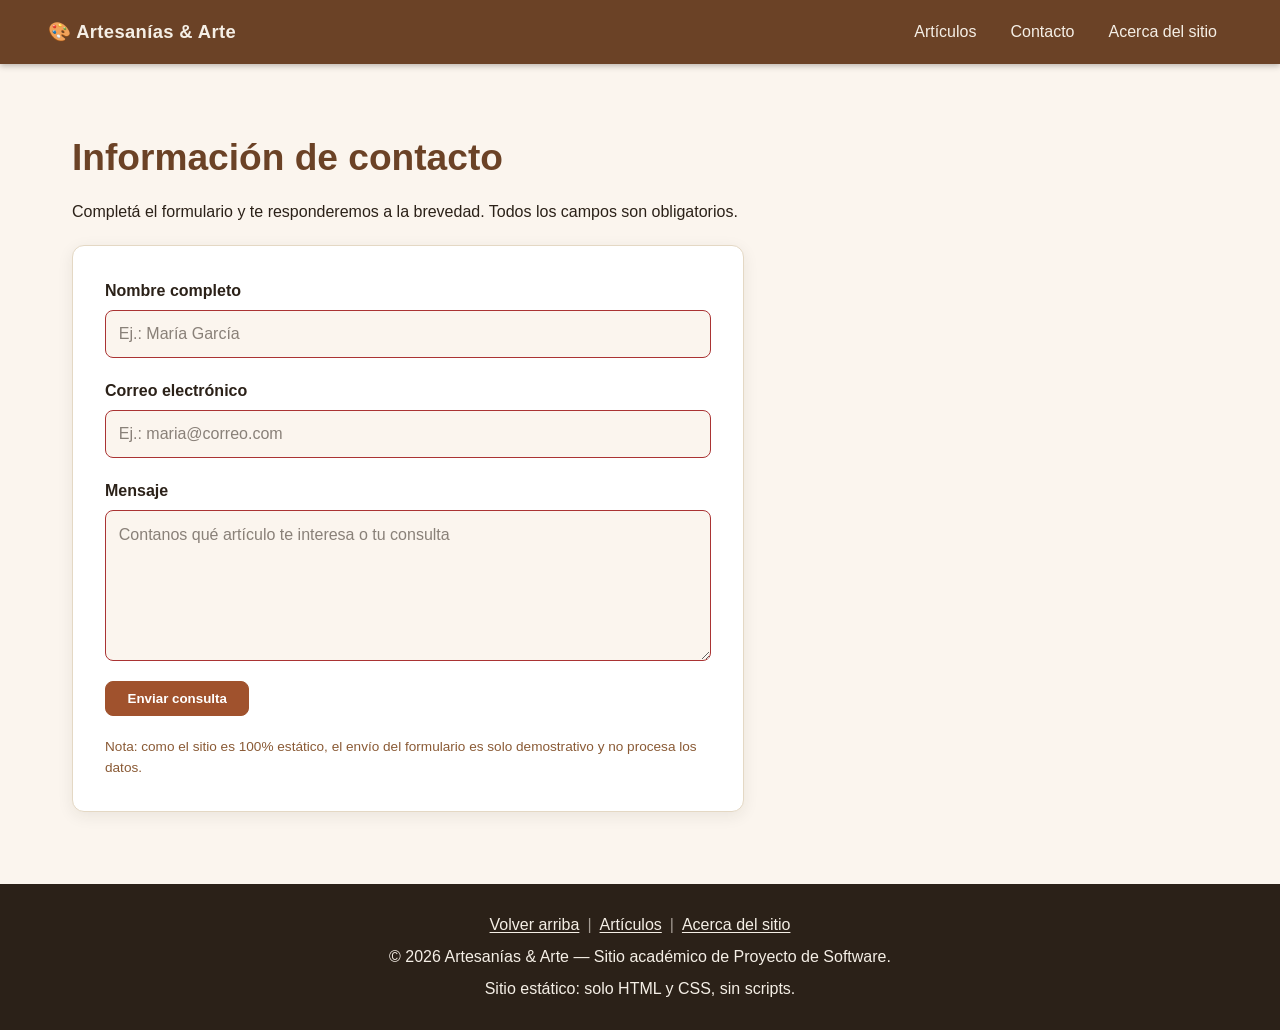
<file: Opencode-DeepSeek-V4/contacto.html>
<!DOCTYPE html>
<html lang="es">
<head>
  <meta charset="UTF-8">
  <meta name="viewport" content="width=device-width, initial-scale=1.0">
  <meta name="description" content="Información de contacto de Artesanías & Arte. Completá el formulario con tu nombre, correo electrónico y mensaje para hacernos llegar tu consulta.">
  <meta name="author" content="Javier Rodriguez">
  <meta name="keywords" content="artesanías, contacto, formulario, tejidos, cerámica, pinturas, emprendimiento">
  <meta name="robots" content="index, follow">
  <meta name="theme-color" content="#6B4226">
  <meta name="color-scheme" content="light">
  <title>Contacto | Artesanías &amp; Arte</title>
  <link rel="stylesheet" href="estilosIA.css">
</head>
<body>

  <a class="saltar" href="#contenido">Saltar al contenido principal</a>

  <header class="cabecera">
    <p class="marca">&#127912; Artesanías &amp; Arte</p>
    <nav class="navegacion" aria-label="Navegación principal">
      <ul>
        <li><a href="index.html#articulos">Artículos</a></li>
        <li><a href="contacto.html" aria-current="page">Contacto</a></li>
        <li><a href="acerca.html">Acerca del sitio</a></li>
      </ul>
    </nav>
  </header>

  <main id="contenido">

    <section id="contacto" aria-labelledby="titulo-contacto">
      <h1 id="titulo-contacto">Información de contacto</h1>
      <p class="intro-seccion">Completá el formulario y te responderemos a la
        brevedad. Todos los campos son obligatorios.</p>

      <form class="formulario" aria-describedby="aviso-formulario">
        <p class="sr-only" id="aviso-formulario">Este formulario es de demostración:
          el sitio es estático, por lo que los datos no se envían.</p>
        <div class="campo">
          <label for="nombre">Nombre completo</label>
          <input type="text" id="nombre" name="nombre" required autocomplete="name"
                 placeholder="Ej.: María García">
        </div>
        <div class="campo">
          <label for="correo">Correo electrónico</label>
          <input type="email" id="correo" name="correo" required autocomplete="email"
                 placeholder="Ej.: maria@correo.com">
        </div>
        <div class="campo">
          <label for="mensaje">Mensaje</label>
          <textarea id="mensaje" name="mensaje" rows="5" required
                    placeholder="Contanos qué artículo te interesa o tu consulta"></textarea>
        </div>
        <button class="boton boton-enviar" type="submit">Enviar consulta</button>
        <p class="nota-formulario">Nota: como el sitio es 100% estático, el envío
          del formulario es solo demostrativo y no procesa los datos.</p>
      </form>
    </section>

  </main>

  <footer class="pie">
    <nav class="pie-navegacion" aria-label="Enlaces del pie de página">
      <a href="#contenido">Volver arriba</a>
      <span aria-hidden="true">|</span>
      <a href="index.html#articulos">Artículos</a>
      <span aria-hidden="true">|</span>
      <a href="acerca.html">Acerca del sitio</a>
    </nav>
    <p>&copy; 2026 Artesanías &amp; Arte — Sitio académico de Proyecto de Software.</p>
    <p>Sitio estático: solo HTML y CSS, sin scripts.</p>
  </footer>

</body>
</html>
</file>
<file: ClaudeCode-MiMo-V2.5/estilosIA.css>
/* ========================================
   RESET Y BASE
   ======================================== */
*,
*::before,
*::after {
    box-sizing: border-box;
    margin: 0;
    padding: 0;
}

:root {
    --color-fondo: #f7f5f0;
    --color-texto: #2c3e2d;
    --color-texto-claro: #5a6b5c;
    --color-primario: #3d6b4f;
    --color-primario-oscuro: #2d5a3d;
    --color-secundario: #7ba87e;
    --color-acento: #c4a882;
    --color-borde: #d4cfc5;
    --color-blanco: #ffffff;
    --color-fondo-card: #ffffff;
    --color-fondo-nav: #2c3e2d;
    --color-hover: #e8f0e9;
    --sombra: 0 0.125rem 0.375rem rgba(0, 0, 0, 0.08);
    --sombra-hover: 0 0.25rem 0.75rem rgba(0, 0, 0, 0.12);
    --radio: 0.5rem;
    --transicion: 0.3s ease;
}

html {
    font-size: 100%;
    scroll-behavior: smooth;
}

body {
    font-family: "Segoe UI", Tahoma, Geneva, Verdana, sans-serif;
    background-color: var(--color-fondo);
    color: var(--color-texto);
    line-height: 1.6;
    min-height: 100vh;
    display: flex;
    flex-direction: column;
}

a {
    color: var(--color-primario);
    text-decoration: none;
    transition: color var(--transicion);
}

a:hover,
a:focus {
    color: var(--color-primario-oscuro);
    text-decoration: underline;
}

a:focus-visible {
    outline: 0.1875rem solid var(--color-secundario);
    outline-offset: 0.125rem;
    border-radius: 0.125rem;
}

img {
    max-width: 100%;
    height: auto;
    display: block;
}

/* Accesibilidad: texto solo para lectores de pantalla */
.sr-only {
    position: absolute;
    width: 1px;
    height: 1px;
    padding: 0;
    margin: -1px;
    overflow: hidden;
    clip: rect(0, 0, 0, 0);
    white-space: nowrap;
    border: 0;
}

ul {
    list-style: none;
}

/* ========================================
   HEADER
   ======================================== */
.site-header {
    background-color: var(--color-fondo-nav);
    color: var(--color-blanco);
    padding: 1rem 1.5rem;
    text-align: center;
}

.site-header h1 {
    font-size: 1.75rem;
    font-weight: 700;
    letter-spacing: 0.03em;
}

.site-header h1 a {
    color: var(--color-blanco);
    text-decoration: none;
}

.site-header h1 a:hover,
.site-header h1 a:focus {
    color: var(--color-acento);
    text-decoration: none;
}

.site-header p {
    font-size: 0.9rem;
    color: var(--color-borde);
    margin-top: 0.25rem;
}

/* ========================================
   NAVEGACION
   ======================================== */
.main-nav {
    background-color: var(--color-primario);
    padding: 0;
    position: sticky;
    top: 0;
    z-index: 100;
    box-shadow: var(--sombra);
}

.main-nav ul {
    display: flex;
    justify-content: center;
    flex-wrap: wrap;
    max-width: 80rem;
    margin: 0 auto;
}

.main-nav li {
    flex-shrink: 0;
}

.main-nav a {
    display: block;
    padding: 0.875rem 1.5rem;
    color: var(--color-blanco);
    font-weight: 500;
    font-size: 0.95rem;
    text-decoration: none;
    transition: background-color var(--transicion), color var(--transicion);
    border-bottom: 0.1875rem solid transparent;
}

.main-nav a:hover,
.main-nav a:focus {
    background-color: var(--color-primario-oscuro);
    color: var(--color-blanco);
    text-decoration: none;
}

.main-nav a[aria-current="page"] {
    background-color: var(--color-primario-oscuro);
    border-bottom-color: var(--color-acento);
    color: var(--color-blanco);
}

/* ========================================
   MAIN CONTENT
   ======================================== */
main {
    flex: 1;
    max-width: 80rem;
    margin: 0 auto;
    padding: 2rem 1.5rem;
    width: 100%;
}

/* ========================================
   HERO / BANNER
   ======================================== */
.hero {
    background: linear-gradient(135deg, var(--color-primario), var(--color-secundario));
    color: var(--color-blanco);
    text-align: center;
    padding: 4rem 2rem;
    border-radius: var(--radio);
    margin-bottom: 2.5rem;
}

.hero h2 {
    font-size: 2.25rem;
    margin-bottom: 1rem;
    font-weight: 700;
}

.hero p {
    font-size: 1.15rem;
    max-width: 40rem;
    margin: 0 auto;
    opacity: 0.95;
    line-height: 1.7;
}

/* ========================================
   TARJETAS RESUMEN (index)
   ======================================== */
.categorias-resumen {
    display: grid;
    grid-template-columns: repeat(auto-fit, minmax(18rem, 1fr));
    gap: 1.5rem;
    margin-top: 2rem;
}

.categoria-card {
    background-color: var(--color-fondo-card);
    border: 0.0625rem solid var(--color-borde);
    border-radius: var(--radio);
    padding: 2rem 1.5rem;
    text-align: center;
    box-shadow: var(--sombra);
    transition: box-shadow var(--transicion), transform var(--transicion);
}

.categoria-card:hover,
.categoria-card:focus-within {
    box-shadow: var(--sombra-hover);
    transform: translateY(-0.125rem);
}

.categoria-card h3 {
    font-size: 1.35rem;
    color: var(--color-primario);
    margin-bottom: 0.75rem;
}

.categoria-card p {
    color: var(--color-texto-claro);
    margin-bottom: 1.25rem;
    font-size: 0.95rem;
}

.btn {
    display: inline-block;
    padding: 0.625rem 1.5rem;
    border-radius: var(--radio);
    font-weight: 600;
    font-size: 0.9rem;
    text-decoration: none;
    transition: background-color var(--transicion), color var(--transicion), box-shadow var(--transicion);
    cursor: pointer;
    border: none;
}

.btn-primary {
    background-color: var(--color-primario);
    color: var(--color-blanco);
}

.btn-primary:hover,
.btn-primary:focus {
    background-color: var(--color-primario-oscuro);
    color: var(--color-blanco);
    text-decoration: none;
    box-shadow: var(--sombra-hover);
}

.btn-secondary {
    background-color: var(--color-acento);
    color: var(--color-texto);
}

.btn-secondary:hover,
.btn-secondary:focus {
    background-color: #b39a72;
    color: var(--color-texto);
    text-decoration: none;
}

.btn-contact {
    background-color: var(--color-secundario);
    color: var(--color-blanco);
    padding: 0.75rem 2rem;
    font-size: 1rem;
}

.btn-contact:hover,
.btn-contact:focus {
    background-color: var(--color-primario);
    color: var(--color-blanco);
    text-decoration: none;
}

/* ========================================
   SECCIONES DE CONTENIDO
   ======================================== */
.section-title {
    font-size: 1.75rem;
    color: var(--color-primario);
    margin-bottom: 1.5rem;
    padding-bottom: 0.5rem;
    border-bottom: 0.1875rem solid var(--color-secundario);
}

/* ========================================
   DROPDOWN DE CATEGORIAS (CSS puro)
   ======================================== */
.filtros-categorias {
    margin-bottom: 2rem;
}

.filtros-categorias input[type="radio"] {
    position: absolute;
    opacity: 0;
    width: 0;
    height: 0;
}

.filtros-categorias .dropdown-label {
    display: block;
    font-size: 1rem;
    font-weight: 600;
    color: var(--color-texto);
    margin-bottom: 0.5rem;
}

.dropdown-select {
    position: relative;
    display: inline-block;
    min-width: 16rem;
}

.dropdown-select .dropdown-btn {
    display: flex;
    align-items: center;
    justify-content: space-between;
    width: 100%;
    padding: 0.75rem 1rem;
    background-color: var(--color-fondo-card);
    border: 0.125rem solid var(--color-borde);
    border-radius: var(--radio);
    font-size: 1rem;
    color: var(--color-texto);
    cursor: pointer;
    transition: border-color var(--transicion);
    user-select: none;
}

.dropdown-select .dropdown-btn::after {
    content: "";
    width: 0;
    height: 0;
    border-left: 0.375rem solid transparent;
    border-right: 0.375rem solid transparent;
    border-top: 0.4375rem solid var(--color-texto-claro);
    margin-left: 0.75rem;
    flex-shrink: 0;
}

.dropdown-options {
    position: absolute;
    top: 100%;
    left: 0;
    right: 0;
    background-color: var(--color-fondo-card);
    border: 0.125rem solid var(--color-borde);
    border-top: none;
    border-radius: 0 0 var(--radio) var(--radio);
    box-shadow: var(--sombra-hover);
    z-index: 50;
    opacity: 0;
    visibility: hidden;
    transform: translateY(-0.25rem);
    transition: opacity var(--transicion), visibility var(--transicion), transform var(--transicion);
}

.dropdown-select:hover .dropdown-options,
.dropdown-select:focus-within .dropdown-options {
    opacity: 1;
    visibility: visible;
    transform: translateY(0);
}

.dropdown-options label {
    display: block;
    padding: 0.625rem 1rem;
    cursor: pointer;
    font-size: 0.95rem;
    transition: background-color var(--transicion);
}

.dropdown-options label:hover,
.dropdown-options label:focus-within {
    background-color: var(--color-hover);
}

.filtros-categorias input[type="radio"]:checked + .dropdown-btn-text {
    font-weight: 600;
    color: var(--color-primario);
}

/* ========================================
   GALERIA DE ARTICULOS
   ======================================== */
.galeria-articulos {
    display: flex;
    flex-direction: column;
    gap: 2.5rem;
}

.categoria-seccion {
    display: none;
}

.categoria-seccion h3 {
    font-size: 1.35rem;
    color: var(--color-primario);
    margin-bottom: 1rem;
    padding-bottom: 0.375rem;
    border-bottom: 0.125rem solid var(--color-borde);
}

/* Reglas CSS para mostrar/ocultar categorias con radio buttons */
#cat-todas:checked ~ .galeria-articulos .categoria-seccion {
    display: block;
}

#cat-tejidos:checked ~ .galeria-articulos .categoria-seccion.cat-tejidos {
    display: block;
}

#cat-ceramicas:checked ~ .galeria-articulos .categoria-seccion.cat-ceramicas {
    display: block;
}

#cat-pinturas:checked ~ .galeria-articulos .categoria-seccion.cat-pinturas {
    display: block;
}

/* Grid interno de cada categoria: maximo 3 columnas */
.categoria-seccion .articulos-grid {
    display: grid;
    grid-template-columns: repeat(3, 1fr);
    gap: 1.5rem;
}

/* ========================================
   TARJETA DE ARTICULO
   ======================================== */
.articulo-card {
    background-color: var(--color-fondo-card);
    border: 0.0625rem solid var(--color-borde);
    border-radius: var(--radio);
    overflow: hidden;
    box-shadow: var(--sombra);
    display: flex;
    flex-direction: column;
    transition: box-shadow var(--transicion), transform var(--transicion);
}

.articulo-card:hover,
.articulo-card:focus-within {
    box-shadow: var(--sombra-hover);
    transform: translateY(-0.125rem);
}

.articulo-card .card-img {
    width: 100%;
    height: 14rem;
    object-fit: cover;
    background-color: var(--color-borde);
}

.articulo-card .card-body {
    padding: 1.25rem;
    flex: 1;
    display: flex;
    flex-direction: column;
}

.articulo-card h4 {
    font-size: 1.1rem;
    color: var(--color-primario);
    margin-bottom: 0.5rem;
}

.articulo-card .card-desc {
    color: var(--color-texto-claro);
    font-size: 0.9rem;
    margin-bottom: 1rem;
    flex: 1;
    line-height: 1.5;
}

.articulo-card .card-footer {
    padding: 0 1.25rem 1.25rem;
}

.articulo-card .btn-info {
    display: inline-block;
    padding: 0.5rem 1.25rem;
    background-color: var(--color-acento);
    color: var(--color-texto);
    border-radius: var(--radio);
    font-weight: 600;
    font-size: 0.85rem;
    text-decoration: none;
    transition: background-color var(--transicion), box-shadow var(--transicion);
}

.articulo-card .btn-info:hover,
.articulo-card .btn-info:focus {
    background-color: #b39a72;
    text-decoration: none;
    box-shadow: var(--sombra);
}

/* ========================================
   FORMULARIO DE CONTACTO
   ======================================== */
.formulario-contacto {
    max-width: 40rem;
    margin: 0 auto;
    background-color: var(--color-fondo-card);
    padding: 2rem;
    border-radius: var(--radio);
    border: 0.0625rem solid var(--color-borde);
    box-shadow: var(--sombra);
}

.form-group {
    margin-bottom: 1.25rem;
}

.form-group label {
    display: block;
    font-weight: 600;
    margin-bottom: 0.375rem;
    color: var(--color-texto);
    font-size: 0.95rem;
}

.form-group label .required {
    color: #c0392b;
    margin-left: 0.125rem;
}

.form-group input,
.form-group textarea {
    width: 100%;
    padding: 0.75rem 1rem;
    border: 0.125rem solid var(--color-borde);
    border-radius: var(--radio);
    font-size: 1rem;
    font-family: inherit;
    color: var(--color-texto);
    background-color: var(--color-blanco);
    transition: border-color var(--transicion), box-shadow var(--transicion);
}

.form-group input:focus,
.form-group textarea:focus {
    outline: none;
    border-color: var(--color-secundario);
    box-shadow: 0 0 0 0.1875rem rgba(123, 168, 126, 0.25);
}

.form-group input:invalid:not(:placeholder-shown),
.form-group textarea:invalid:not(:placeholder-shown) {
    border-color: #c0392b;
}

.form-group textarea {
    min-height: 10rem;
    resize: vertical;
}

.form-actions {
    text-align: center;
    margin-top: 1.5rem;
}

/* ========================================
   ACERCA DE
   ======================================== */
.acerca-container {
    max-width: 50rem;
    margin: 0 auto;
}

.acerca-section {
    background-color: var(--color-fondo-card);
    border: 0.0625rem solid var(--color-borde);
    border-radius: var(--radio);
    padding: 2rem;
    margin-bottom: 1.5rem;
    box-shadow: var(--sombra);
}

.acerca-section h3 {
    font-size: 1.25rem;
    color: var(--color-primario);
    margin-bottom: 1rem;
    padding-bottom: 0.375rem;
    border-bottom: 0.125rem solid var(--color-borde);
}

.acerca-section p {
    line-height: 1.7;
    color: var(--color-texto);
    margin-bottom: 0.75rem;
}

.autor-info {
    display: flex;
    flex-direction: column;
    gap: 0.5rem;
}

.autor-info .info-item {
    display: flex;
    gap: 0.5rem;
    align-items: baseline;
}

.autor-info .info-label {
    font-weight: 600;
    color: var(--color-texto);
    min-width: 6rem;
}

.autor-info .info-value {
    color: var(--color-texto-claro);
}

.tecnologias-lista {
    display: flex;
    flex-wrap: wrap;
    gap: 0.75rem;
    margin-top: 0.5rem;
}

.tecnologias-lista li {
    background-color: var(--color-hover);
    color: var(--color-primario);
    padding: 0.375rem 1rem;
    border-radius: 1.25rem;
    font-size: 0.9rem;
    font-weight: 500;
    border: 0.0625rem solid var(--color-secundario);
}

.fecha-actualizacion {
    font-style: italic;
    color: var(--color-texto-claro);
    font-size: 0.9rem;
    margin-top: 1rem;
}

/* ========================================
   FOOTER
   ======================================== */
.site-footer {
    background-color: var(--color-fondo-nav);
    color: var(--color-borde);
    text-align: center;
    padding: 1.5rem;
    margin-top: auto;
    font-size: 0.85rem;
}

.site-footer a {
    color: var(--color-acento);
}

.site-footer a:hover,
.site-footer a:focus {
    color: var(--color-blanco);
}

/* ========================================
   SKIP LINK (Accesibilidad)
   ======================================== */
.skip-link {
    position: absolute;
    top: -2.5rem;
    left: 0;
    background-color: var(--color-primario);
    color: var(--color-blanco);
    padding: 0.5rem 1rem;
    z-index: 200;
    font-weight: 600;
    text-decoration: none;
    border-radius: 0 0 var(--radio) 0;
}

.skip-link:focus {
    top: 0;
    outline: 0.1875rem solid var(--color-acento);
    outline-offset: 0.125rem;
}

/* ========================================
   ACCESIBILIDAD: focus visible
   ======================================== */
:focus-visible {
    outline: 0.1875rem solid var(--color-secundario);
    outline-offset: 0.125rem;
}

/* ========================================
   MEDIA QUERIES - TABLET (<= 768px)
   ======================================== */
@media (max-width: 48rem) {
    .site-header h1 {
        font-size: 1.35rem;
    }

    .main-nav ul {
        flex-direction: column;
        align-items: stretch;
    }

    .main-nav a {
        text-align: center;
        padding: 0.75rem 1rem;
        border-bottom: 0.0625rem solid rgba(255, 255, 255, 0.1);
    }

    .main-nav li:last-child a {
        border-bottom: none;
    }

    .hero {
        padding: 2.5rem 1.5rem;
    }

    .hero h2 {
        font-size: 1.65rem;
    }

    .hero p {
        font-size: 1rem;
    }

    main {
        padding: 1.5rem 1rem;
    }

    .galeria-articulos,
    .categoria-seccion .articulos-grid {
        gap: 1rem;
    }

    .categoria-seccion .articulos-grid {
        grid-template-columns: repeat(2, 1fr);
    }

    .dropdown-select {
        min-width: 100%;
    }

    .formulario-contacto {
        padding: 1.5rem;
    }
}

/* ========================================
   MEDIA QUERIES - MOBILE (< 480px)
   ======================================== */
@media (max-width: 30rem) {
    .site-header h1 {
        font-size: 1.15rem;
    }

    .hero h2 {
        font-size: 1.35rem;
    }

    .hero p {
        font-size: 0.9rem;
    }

    .categorias-resumen {
        grid-template-columns: 1fr;
    }

    .categoria-seccion .articulos-grid {
        grid-template-columns: 1fr;
    }

    .articulo-card .card-img {
        height: 12rem;
    }

    .section-title {
        font-size: 1.35rem;
    }

    .acerca-section {
        padding: 1.25rem;
    }

    .formulario-contacto {
        padding: 1.25rem;
    }
}

/* ========================================
   MEDIA QUERIES - DESKTOP (> 768px)
   ======================================== */
@media (min-width: 48.01rem) {
    .categoria-seccion .articulos-grid {
        grid-template-columns: repeat(3, 1fr);
    }
}

/* ========================================
   PRINT STYLES
   ======================================== */
@media print {
    .main-nav,
    .skip-link,
    .btn,
    .btn-info,
    .btn-contact,
    .btn-primary,
    .btn-secondary {
        display: none;
    }

    body {
        background: white;
        color: black;
    }

    .site-header,
    .site-footer {
        background: white;
        color: black;
    }
}
</file>
<file: Opencode-DeepSeek-V4/estilosIA.css>
:root {
  --color-fondo: #FBF5EE;
  --color-fondo-alternativo: #F2E9DA;
  --color-texto: #2B2118;
  --color-primario: #6B4226;
  --color-primario-suave: #8A5A35;
  --color-acento: #A0522D;
  --color-acento-oscuro: #7A3E1F;
  --color-enlace: #8A3E1F;
  --color-tarjeta: #FFFFFF;
  --color-borde: #E4D8C4;
  --color-claro: #EFE4D2;
  --color-pie: #2B2118;
  --color-texto-claro: #F5EFE6;
  --radio: 0.75rem;
  --radio-suave: 0.5rem;
  --espaciado: 1.25rem;
  --maximo: 76rem;
  --sombra: 0 0.25rem 1rem rgba(43, 33, 24, 0.08);
}

* {
  box-sizing: border-box;
  margin: 0;
  padding: 0;
}

html {
  scroll-behavior: smooth;
  font-size: 100%;
}

body {
  font-family: "Segoe UI", "Trebuchet MS", Arial, Helvetica, sans-serif;
  background-color: var(--color-fondo);
  color: var(--color-texto);
  line-height: 1.6;
  font-size: 1rem;
}

img {
  max-width: 100%;
  display: block;
}

a {
  color: var(--color-enlace);
  text-decoration: underline;
  text-underline-offset: 0.15em;
}

a:hover {
  color: var(--color-acento-oscuro);
}

:focus-visible {
  outline: 0.1875rem solid var(--color-acento);
  outline-offset: 0.1875rem;
  border-radius: 0.25rem;
}

.sr-only {
  position: absolute;
  width: 1px;
  height: 1px;
  padding: 0;
  margin: -1px;
  overflow: hidden;
  clip: rect(0 0 0 0);
  white-space: nowrap;
  border: 0;
}

.saltar {
  position: absolute;
  top: -3.5rem;
  left: 0.5rem;
  z-index: 100;
  background-color: var(--color-primario);
  color: var(--color-texto-claro);
  padding: 0.5rem 1rem;
  border-radius: var(--radio-suave);
  text-decoration: none;
}

.saltar:focus {
  top: 0.5rem;
}

.cabecera {
  position: sticky;
  top: 0;
  z-index: 20;
  display: flex;
  flex-wrap: wrap;
  align-items: center;
  justify-content: space-between;
  gap: var(--espaciado);
  background-color: var(--color-primario);
  color: var(--color-texto-claro);
  padding: 0.75rem clamp(1rem, 4vw, 3rem);
  box-shadow: 0 0.125rem 0.375rem rgba(43, 33, 24, 0.3);
}

.marca {
  font-weight: 700;
  font-size: 1.15rem;
  letter-spacing: 0.02em;
}

.navegacion ul {
  list-style: none;
  display: flex;
  flex-wrap: wrap;
  gap: 0.25rem;
}

.navegacion a {
  display: inline-block;
  color: var(--color-texto-claro);
  text-decoration: none;
  padding: 0.375rem 0.875rem;
  border-radius: var(--radio-suave);
  border: 0.0625rem solid transparent;
}

.navegacion a:hover,
.navegacion a:focus {
  background-color: rgba(255, 255, 255, 0.15);
  text-decoration: underline;
}

main {
  display: block;
  max-width: var(--maximo);
  margin: 0 auto;
  padding: 0 clamp(1rem, 4vw, 2.5rem);
}

.portada {
  text-align: center;
  padding: clamp(3rem, 8vw, 5.5rem) 0 clamp(2rem, 5vw, 3.5rem);
}

.portada h1 {
  font-size: clamp(2rem, 2rem + 2.2vw, 3.5rem);
  color: var(--color-primario);
  line-height: 1.15;
  margin-bottom: var(--espaciado);
}

.portada p {
  max-width: 46rem;
  margin: 0 auto;
  font-size: 1.125rem;
  color: var(--color-texto);
}

section {
  margin-top: clamp(2rem, 6vw, 4rem);
  padding-bottom: 0.5rem;
}

section h2 {
  font-size: clamp(1.5rem, 1.4rem + 0.8vw, 2rem);
  color: var(--color-primario);
  margin-bottom: 0.75rem;
}

main h1 {
  font-size: clamp(1.7rem, 1.6rem + 0.9vw, 2.4rem);
  color: var(--color-primario);
  margin-bottom: 0.75rem;
}

.intro-seccion {
  max-width: 52rem;
  margin-bottom: var(--espaciado);
}

.filtro {
  margin-top: var(--espaciado);
}

.filtro-control {
  display: flex;
  flex-wrap: wrap;
  align-items: center;
  gap: var(--espaciado);
  margin-bottom: var(--espaciado);
}

.categorias {
  background-color: var(--color-tarjeta);
  border: 0.0625rem solid var(--color-borde);
  border-radius: var(--radio);
  box-shadow: var(--sombra);
  min-width: min(20rem, 100%);
}

.categorias summary {
  cursor: pointer;
  list-style: none;
  padding: 0.75rem 1rem;
  font-weight: 600;
  color: var(--color-primario);
  display: flex;
  align-items: center;
  gap: 0.75rem;
  user-select: none;
}

.categorias summary::-webkit-details-marker {
  display: none;
}

.flecha {
  margin-left: auto;
  transition: transform 0.2s ease;
}

.categorias[open] .flecha {
  transform: rotate(180deg);
}

.opciones {
  border: 0;
  border-top: 0.0625rem solid var(--color-borde);
  padding: 0.5rem;
}

.opcion {
  display: flex;
  align-items: center;
  gap: 0.75rem;
  padding: 0.625rem 0.75rem;
  border-radius: var(--radio-suave);
  cursor: pointer;
}

.opcion:hover {
  background-color: var(--color-fondo-alternativo);
}

.filtro-control:has(input#cat-todas:checked) .opciones label[for="cat-todas"],
.filtro-control:has(input#cat-tejidos:checked) .opciones label[for="cat-tejidos"],
.filtro-control:has(input#cat-ceramicas:checked) .opciones label[for="cat-ceramicas"],
.filtro-control:has(input#cat-pinturas:checked) .opciones label[for="cat-pinturas"] {
  background-color: var(--color-claro);
  font-weight: 600;
}

.estado-filtro {
  font-style: italic;
  color: var(--color-primario-suave);
}

.filtro-control:focus-within .categorias {
  outline: 0.1875rem solid var(--color-acento);
  outline-offset: 0.1875rem;
}

.catalogo {
  display: grid;
  grid-template-columns: 1fr;
  gap: var(--espaciado);
}

.tarjeta {
  display: flex;
  flex-direction: column;
  background-color: var(--color-tarjeta);
  border: 0.125rem solid var(--color-borde);
  border-radius: var(--radio);
  overflow: hidden;
  box-shadow: var(--sombra);
}

.tarjeta figure {
  margin: 0;
  aspect-ratio: 1 / 1;
  overflow: hidden;
  background-color: var(--color-fondo-alternativo);
}

.tarjeta img {
  width: 100%;
  height: 100%;
  object-fit: cover;
  transition: transform 0.25s ease;
}

.tarjeta:hover img {
  transform: scale(1.04);
}

.tarjeta-cuerpo {
  display: flex;
  flex-direction: column;
  gap: 0.5rem;
  padding: 1rem;
  flex: 1;
}

.tarjeta-cuerpo h3 {
  font-size: 1.15rem;
  color: var(--color-primario);
}

.tarjeta-cuerpo p {
  font-size: 0.95rem;
}

.categoria-tag {
  align-self: flex-start;
  background-color: var(--color-claro);
  color: var(--color-acento-oscuro);
  font-size: 0.8rem;
  font-weight: 600;
  text-transform: uppercase;
  letter-spacing: 0.04em;
  border-radius: 999px;
  padding: 0.15rem 0.7rem;
}

.boton {
  display: inline-block;
  align-self: flex-start;
  background-color: var(--color-acento);
  color: #fff;
  text-decoration: none;
  font-weight: 600;
  border: 0.0625rem solid var(--color-acento);
  border-radius: var(--radio-suave);
  padding: 0.55rem 1.35rem;
  transition: background-color 0.15s ease, transform 0.15s ease;
}

.boton:hover {
  background-color: var(--color-acento-oscuro);
  color: #fff;
  transform: translateY(-0.0625rem);
}

.formulario {
  display: grid;
  gap: var(--espaciado);
  max-width: 42rem;
  background-color: var(--color-tarjeta);
  border: 0.0625rem solid var(--color-borde);
  border-radius: var(--radio);
  padding: clamp(1.25rem, 3vw, 2rem);
  box-shadow: var(--sombra);
}

.campo {
  display: grid;
  gap: 0.4rem;
}

.campo label {
  font-weight: 600;
}

.campo input,
.campo textarea {
  font: inherit;
  color: var(--color-texto);
  background-color: var(--color-fondo);
  border: 0.0625rem solid var(--color-primario-suave);
  border-radius: var(--radio-suave);
  padding: 0.65rem 0.8rem;
}

.campo input:invalid,
.campo textarea:invalid {
  border-color: #A33;
}

.campo input::placeholder,
.campo textarea::placeholder {
  color: rgba(43, 33, 24, 0.55);
}

.boton-enviar {
  width: fit-content;
  cursor: pointer;
}

.nota-formulario {
  font-size: 0.85rem;
  color: var(--color-primario-suave);
}

.bloque-acerca {
  background-color: var(--color-tarjeta);
  border: 0.0625rem solid var(--color-borde);
  border-left: 0.3125rem solid var(--color-acento);
  border-radius: var(--radio-suave);
  padding: 1.25rem;
  margin-bottom: var(--espaciado);
}

.bloque-acerca h3 {
  color: var(--color-primario);
  margin-bottom: 0.6rem;
}

.datos-autor {
  list-style: none;
  margin-bottom: 0.75rem;
}

.datos-autor li {
  margin-bottom: 0.3rem;
}

.datos-autor span {
  font-weight: 600;
  color: var(--color-primario);
}

.lista-tecnologias {
  padding-left: 1.25rem;
}

.ultima-actualizacion {
  background-color: var(--color-claro);
  border-radius: var(--radio-suave);
  padding: 0.75rem 1rem;
  width: fit-content;
}

.pie {
  background-color: var(--color-pie);
  color: var(--color-texto-claro);
  text-align: center;
  padding: 1.75rem clamp(1rem, 4vw, 3rem);
  margin-top: clamp(2.5rem, 6vw, 4rem);
  display: grid;
  gap: 0.4rem;
}

.pie a {
  color: var(--color-texto-claro);
}

.pie a:hover {
  color: #fff;
}

.pie-navegacion {
  display: flex;
  flex-wrap: wrap;
  justify-content: center;
  gap: 0.5rem;
}

.pie-navegacion span {
  color: rgba(245, 239, 230, 0.6);
}

.filtro:has(input[name="categoria"][value="tejidos"]:checked) .tarjeta:not([data-cat="tejidos"]),
.filtro:has(input[name="categoria"][value="ceramicas"]:checked) .tarjeta:not([data-cat="ceramicas"]),
.filtro:has(input[name="categoria"][value="pinturas"]:checked) .tarjeta:not([data-cat="pinturas"]) {
  display: none;
}

@media (min-width: 42rem) {
  .catalogo {
    grid-template-columns: repeat(2, 1fr);
  }
}

@media (min-width: 64rem) {
  .catalogo {
    grid-template-columns: repeat(3, 1fr);
  }

  .cabecera {
    padding-right: clamp(1rem, 4vw, 3rem);
    padding-left: clamp(1rem, 4vw, 3rem);
  }
}

@media (prefers-reduced-motion: reduce) {
  html {
    scroll-behavior: auto;
  }

  *,
  *::before,
  *::after {
    animation: none !important;
    transition: none !important;
  }
}
</file>
